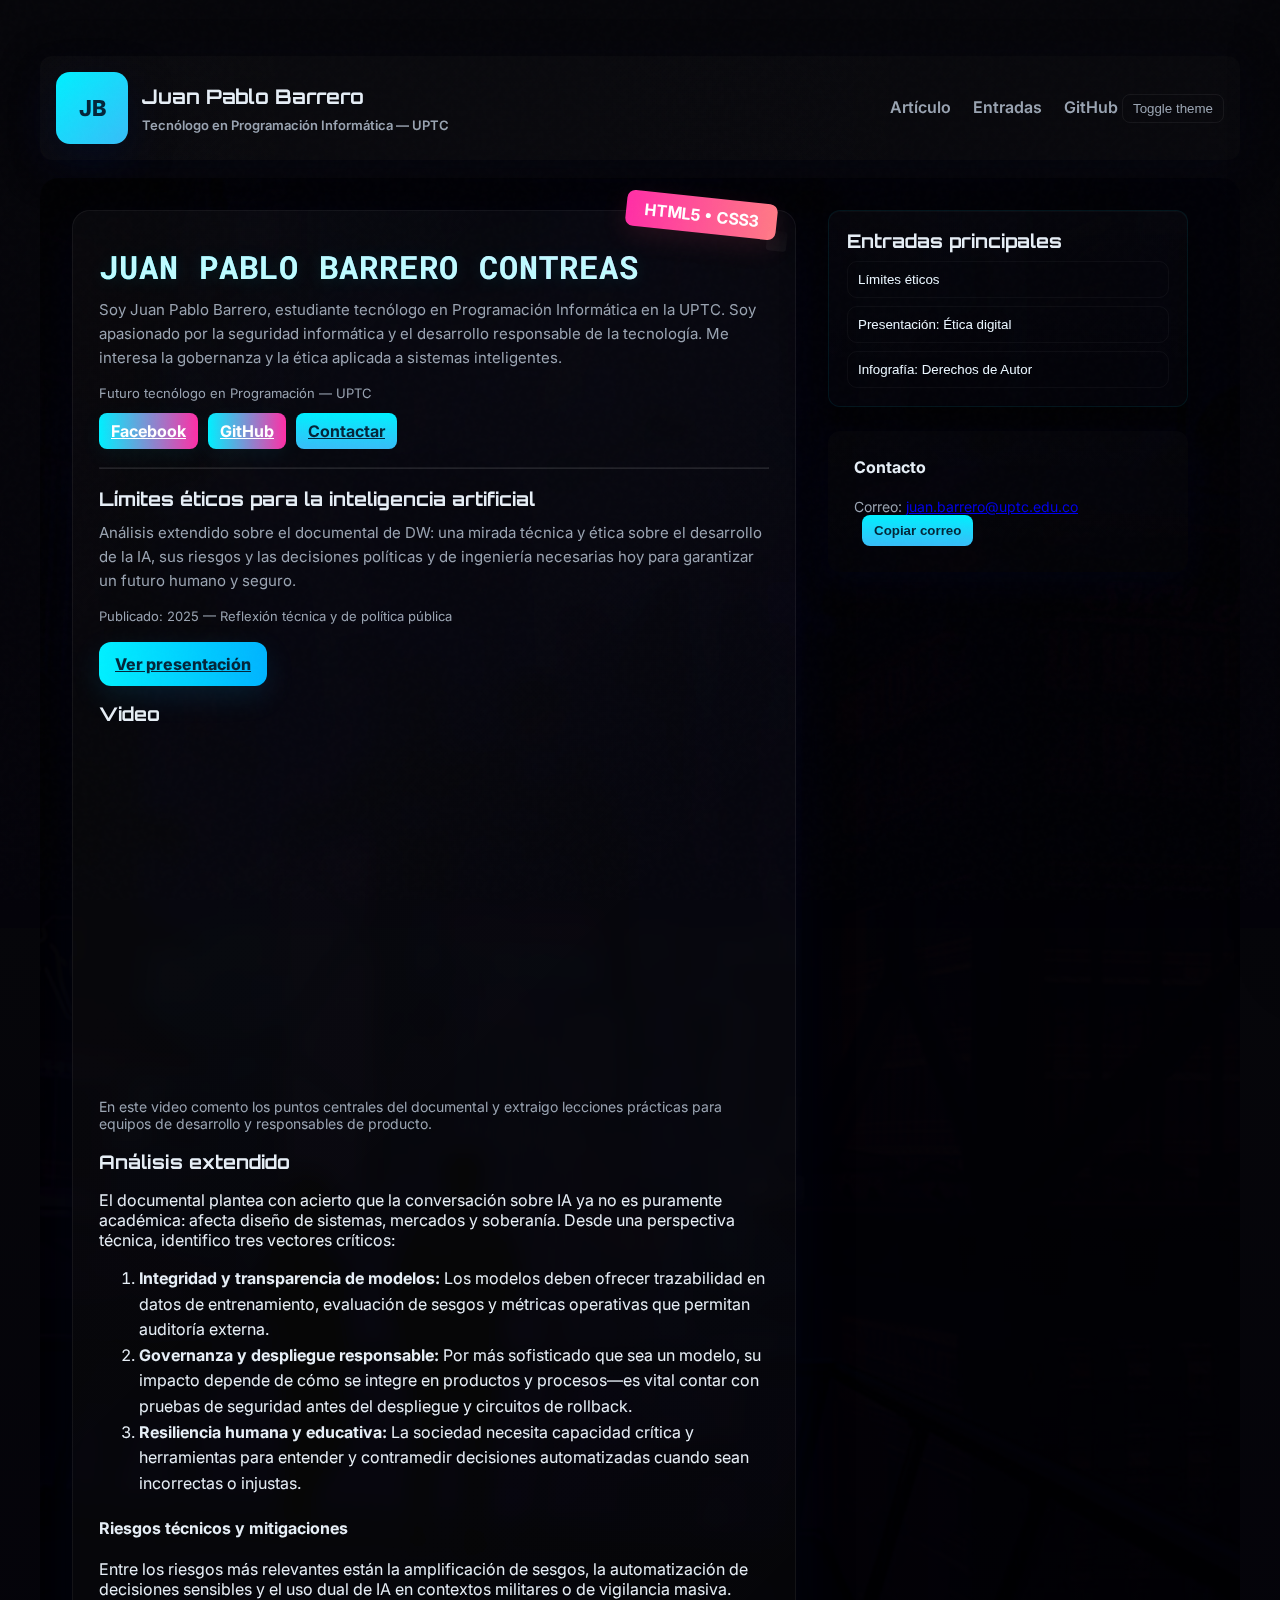
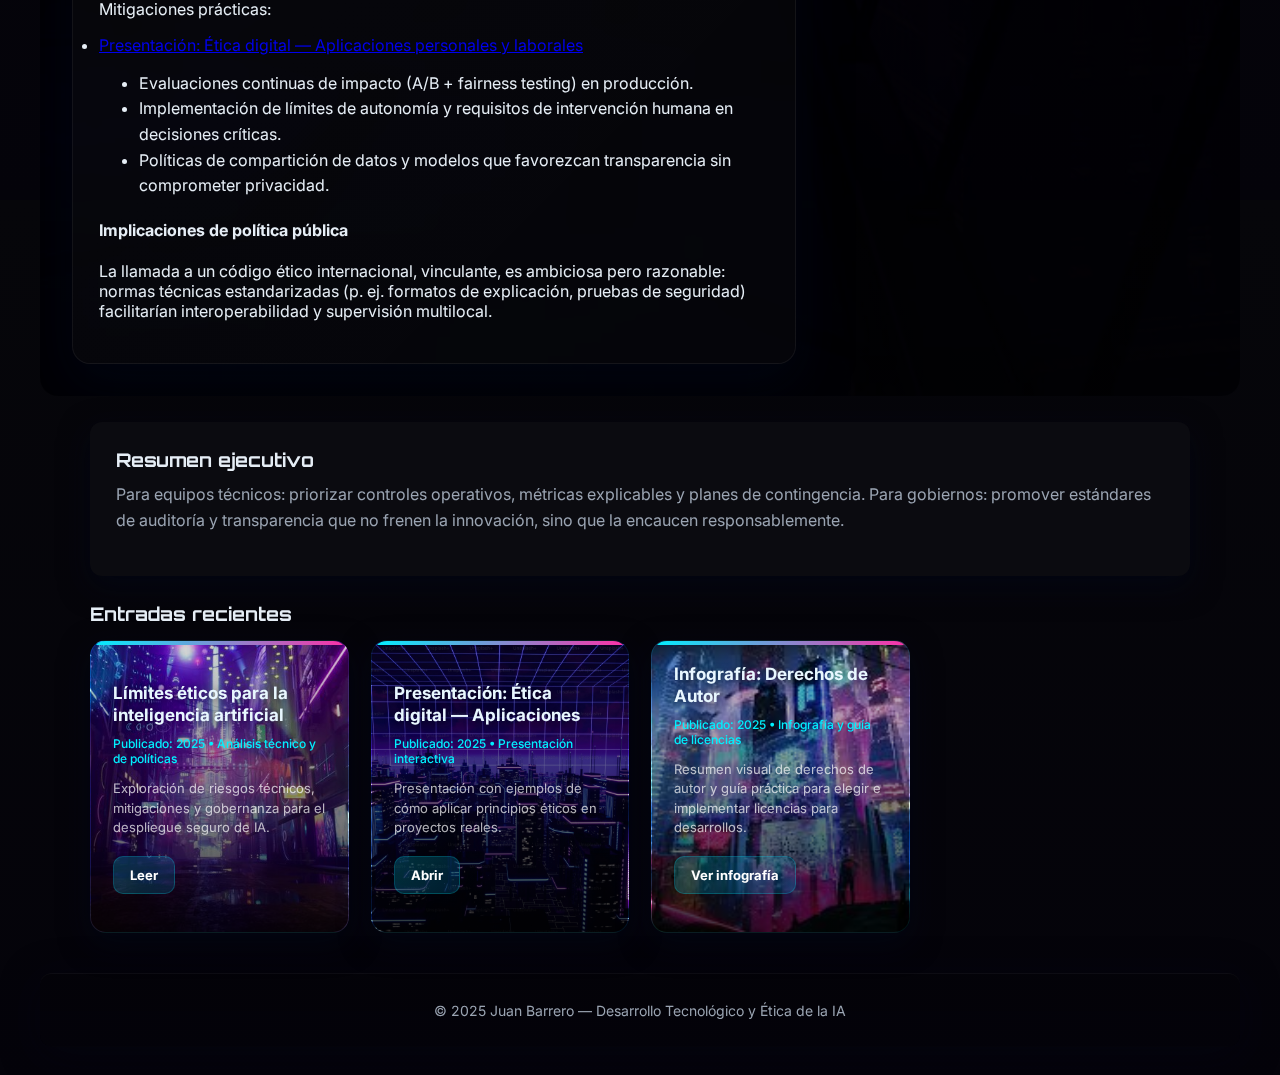
<file: index.html>
<!doctype html>
<html lang="es">
  <head>
    <meta charset="utf-8" />
    <meta name="viewport" content="width=device-width,initial-scale=1" />
    <title>Juan Barrero — Desarrollo Tecnológico y Ética de la IA</title>
    <link rel="preconnect" href="https://fonts.googleapis.com">
    <link rel="preconnect" href="https://fonts.gstatic.com" crossorigin>
    <link href="https://fonts.googleapis.com/css2?family=Inter:wght@300;400;600;700&family=Roboto+Mono:wght@400;700&family=Orbitron:wght@400;700&display=swap" rel="stylesheet">
    <link rel="stylesheet" href="assets/styles.css">
  </head>
  <body>
    <!-- Drawer trigger for mobile: clones the side-panel content into a small modal/drawer -->
    <button class="drawer-toggle" aria-expanded="false" aria-controls="mobile-drawer" title="Abrir entradas">☰</button>
    <div id="mobile-drawer" class="mobile-drawer" role="dialog" aria-hidden="true">
      <div class="drawer-content">
        <button class="drawer-close" aria-label="Cerrar panel">×</button>
        <h3>Entradas principales</h3>
        <div class="drawer-list"></div>
      </div>
    </div>
    <div class="container">
      <header class="site">
        <div class="brand">
          <div class="logo">JB</div>
          <div>
            <h1>Juan Pablo Barrero</h1>
            <div class="meta">Tecnólogo en Programación Informática — UPTC</div>
          </div>
        </div>
        <nav>
          <a href="#post-limites-eticos">Artículo</a>
          <a href="#posts">Entradas</a>
          <a href="https://github.com/juanbarrero-ux" target="_blank" rel="noopener">GitHub</a>
        </nav>
      </header>

      <main class="hero">
        <div class="hero-bg" aria-hidden="true"></div>
        <div class="glass-card content fade-in">
          <div class="badge">HTML5 • CSS3</div>
          <!-- Profile intro -->
          <h2 id="profile-name">Juan Pablo Barrero Contreas</h2>
          <p class="lead">Soy Juan Pablo Barrero, estudiante tecnólogo en Programación Informática en la UPTC. Soy apasionado por la seguridad informática y el desarrollo responsable de la tecnología. Me interesa la gobernanza y la ética aplicada a sistemas inteligentes.</p>
          <div class="meta">Futuro tecnólogo en Programación — UPTC</div>
          <div style="margin-top: 12px; display:flex; gap:10px; align-items:center">
            <a class="btn social" href="https://www.facebook.com/juan.barrero.451999" target="_blank" rel="noopener">Facebook</a>
            <a class="btn social" href="https://github.com/juanbarrero-ux" target="_blank" rel="noopener">GitHub</a>
            <a class="btn" href="mailto:juan.barrero@uptc.edu.co">Contactar</a>
          </div>
          <hr style="margin:18px 0; opacity:.12" />
          <h3 id="post-limites-eticos">Límites éticos para la inteligencia artificial</h3>
          <p class="lead">Análisis extendido sobre el documental de DW: una mirada técnica y ética sobre el desarrollo de la IA, sus riesgos y las decisiones políticas y de ingeniería necesarias hoy para garantizar un futuro humano y seguro.</p>
          <div class="meta">Publicado: 2025 — Reflexión técnica y de política pública</div>

          <section style="margin-top:18px">
              <p style="margin-top:10px"><a class="btn cta" href="posts/presentacion-etica-digital.html">Ver presentación</a></p>
            <h3>Video</h3>
            <div class="video video-frame">
              <iframe src="https://www.youtube.com/embed/sHVwwriaT6k?start=5" title="Límites éticos para la IA" style="width:100%;height:360px;border:0" allowfullscreen loading="lazy"></iframe>
            </div>
            <p style="color:var(--muted);font-size:14px;margin-top:8px">En este video comento los puntos centrales del documental y extraigo lecciones prácticas para equipos de desarrollo y responsables de producto.</p>
          </section>

          <section style="margin-top:18px">
            <h3>Análisis extendido</h3>
            <p>El documental plantea con acierto que la conversación sobre IA ya no es puramente académica: afecta diseño de sistemas, mercados y soberanía. Desde una perspectiva técnica, identifico tres vectores críticos:</p>
            <ol>
              <li><strong>Integridad y transparencia de modelos:</strong> Los modelos deben ofrecer trazabilidad en datos de entrenamiento, evaluación de sesgos y métricas operativas que permitan auditoría externa.</li>
              <li><strong>Governanza y despliegue responsable:</strong> Por más sofisticado que sea un modelo, su impacto depende de cómo se integre en productos y procesos—es vital contar con pruebas de seguridad antes del despliegue y circuitos de rollback.</li>
              <li><strong>Resiliencia humana y educativa:</strong> La sociedad necesita capacidad crítica y herramientas para entender y contramedir decisiones automatizadas cuando sean incorrectas o injustas.</li>
            </ol>

            <h4>Riesgos técnicos y mitigaciones</h4>
            <p>Entre los riesgos más relevantes están la amplificación de sesgos, la automatización de decisiones sensibles y el uso dual de IA en contextos militares o de vigilancia masiva. Mitigaciones prácticas:</p>
              <li><a href="posts/presentacion-etica-digital.html">Presentación: Ética digital — Aplicaciones personales y laborales</a></li>
            <ul>
              <li>Evaluaciones continuas de impacto (A/B + fairness testing) en producción.</li>
              <li>Implementación de límites de autonomía y requisitos de intervención humana en decisiones críticas.</li>
              <li>Políticas de compartición de datos y modelos que favorezcan transparencia sin comprometer privacidad.</li>
            </ul>

            <h4>Implicaciones de política pública</h4>
            <p>La llamada a un código ético internacional, vinculante, es ambiciosa pero razonable: normas técnicas estandarizadas (p. ej. formatos de explicación, pruebas de seguridad) facilitarían interoperabilidad y supervisión multilocal.</p>
          </section>
        </div>

        <aside style="width:360px">
          <div class="card side-panel">
            <h3 style="margin-top:0">Entradas principales</h3>
            <div class="panel-list">
              <button class="panel-item" data-target="#post-limites-eticos">Límites éticos</button>
              <button class="panel-item" data-target="posts/presentacion-etica-digital.html">Presentación: Ética digital</button>
              <button class="panel-item" data-target="posts/infografia-derechos-autor.html">Infografía: Derechos de Autor</button>
            </div>
          </div>
          <div style="height:18px"></div>
          <div class="card" style="margin-top:6px">
            <h4 style="margin-top:0">Contacto</h4>
            <p style="color:var(--muted);font-size:14px;margin:0">Correo: <a href="mailto:juan.barrero@uptc.edu.co">juan.barrero@uptc.edu.co</a> &nbsp; <button class="btn" style="margin-left:8px" data-copy-email="juan.barrero@uptc.edu.co">Copiar correo</button></p>
          </div>
        </aside>
        
      </main>

      <section style="max-width:1100px;margin:26px auto">
          <div class="card">
          <h3>Resumen ejecutivo</h3>
          <p class="lead">Para equipos técnicos: priorizar controles operativos, métricas explicables y planes de contingencia. Para gobiernos: promover estándares de auditoría y transparencia que no frenen la innovación, sino que la encaucen responsablemente.</p>
        </div>
      </section>

      <!-- Entradas profesionales -->
      <section class="posts" id="posts" style="max-width:1100px;margin:26px auto">
        <h3>Entradas recientes</h3>
        <div class="posts-grid">
          <article class="post-card card" data-img="/IMAGENES/20646dff8dd3ad17a3cc01c625bdb146.jpg">
            <div class="thumb" role="img" aria-label="miniatura"></div>
            <div class="post-overlay">
            <h4><a href="#post-limites-eticos">Límites éticos para la inteligencia artificial</a></h4>
            <p class="meta">Publicado: 2025 • Análisis técnico y de políticas</p>
            <p class="muted">Exploración de riesgos técnicos, mitigaciones y gobernanza para el despliegue seguro de IA.</p>
            <p><a class="btn" href="#post-limites-eticos">Leer</a></p>
            </div>
          </article>

          <article class="post-card card" data-img="/IMAGENES/premium_photo-1685148902854-9b9bb49fff08.jpg">
            <div class="thumb" role="img" aria-label="miniatura"></div>
            <div class="post-overlay">
            <h4><a href="posts/presentacion-etica-digital.html">Presentación: Ética digital — Aplicaciones</a></h4>
            <p class="meta">Publicado: 2025 • Presentación interactiva</p>
            <p class="muted">Presentación con ejemplos de cómo aplicar principios éticos en proyectos reales.</p>
            <p><a class="btn" href="posts/presentacion-etica-digital.html">Abrir</a></p>
            </div>
          </article>

          <article class="post-card card" data-img="/IMAGENES/images.jpg">
            <div class="thumb" role="img" aria-label="miniatura"></div>
            <div class="post-overlay">
            <h4><a href="posts/infografia-derechos-autor.html">Infografía: Derechos de Autor</a></h4>
            <p class="meta">Publicado: 2025 • Infografía y guía de licencias</p>
            <p class="muted">Resumen visual de derechos de autor y guía práctica para elegir e implementar licencias para desarrollos.</p>
            <p><a class="btn" href="posts/infografia-derechos-autor.html">Ver infografía</a></p>
            </div>
          </article>
        </div>
      </section>

      <footer class="site">
        © 2025 Juan Barrero — Desarrollo Tecnológico y Ética de la IA
      </footer>
    </div>

    <!-- / El mapa mental ha sido eliminado por petición del autor -->

    <!-- Markmap removed as requested (map not used; freed space) -->
    <script src="assets/main.js" defer></script>
  </body>
</html>
</file>
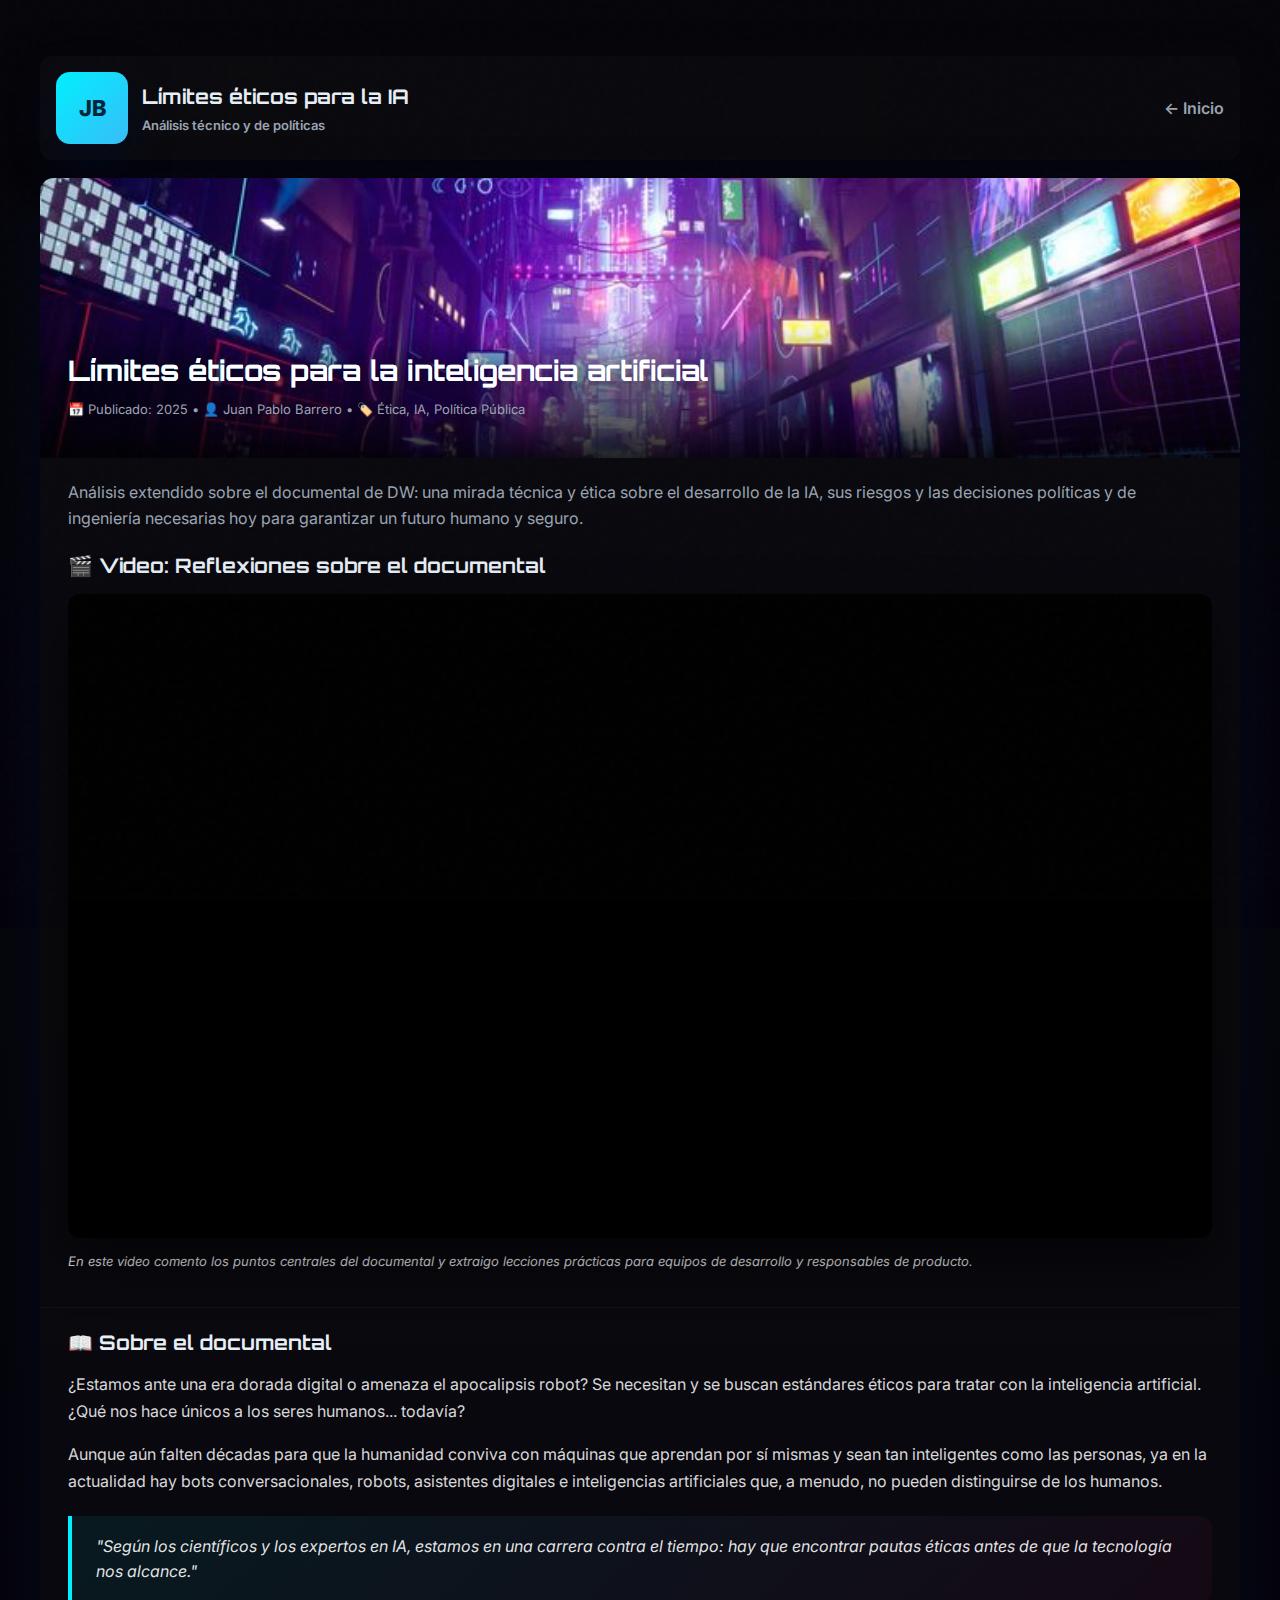
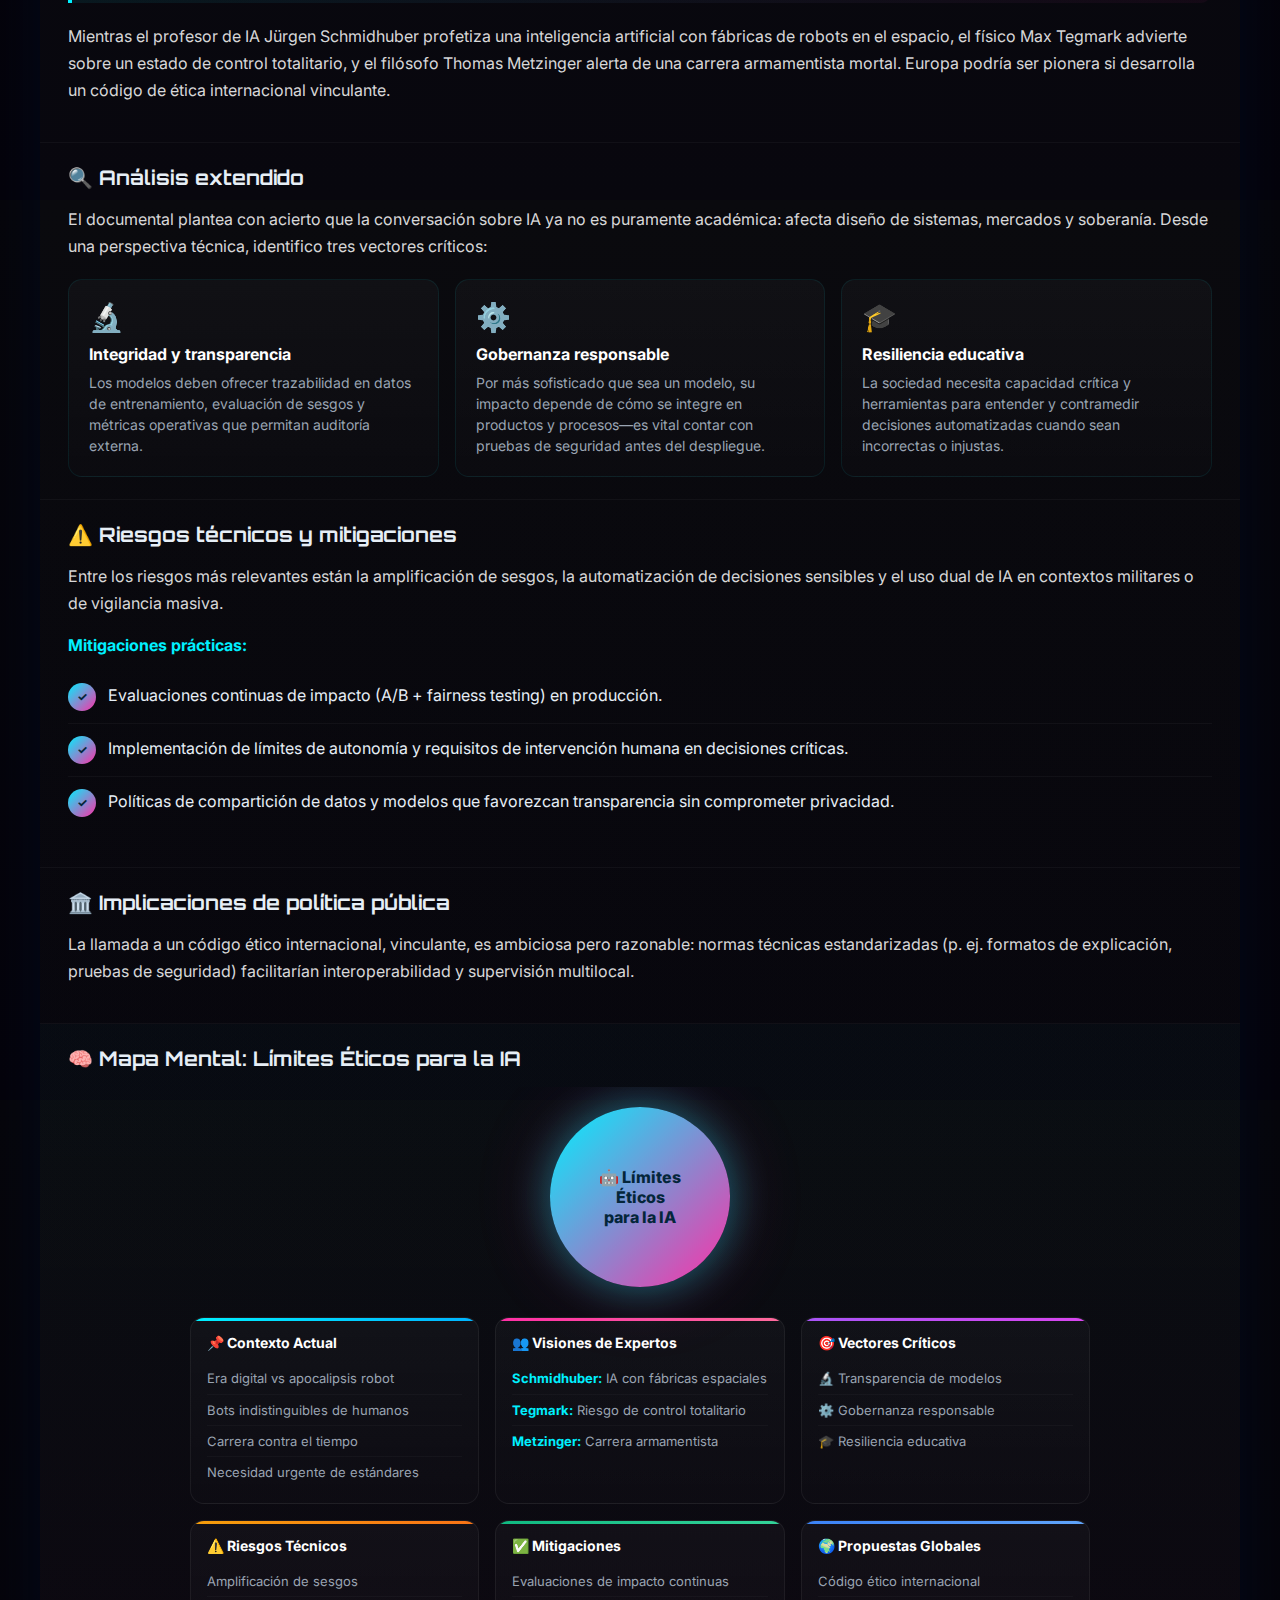
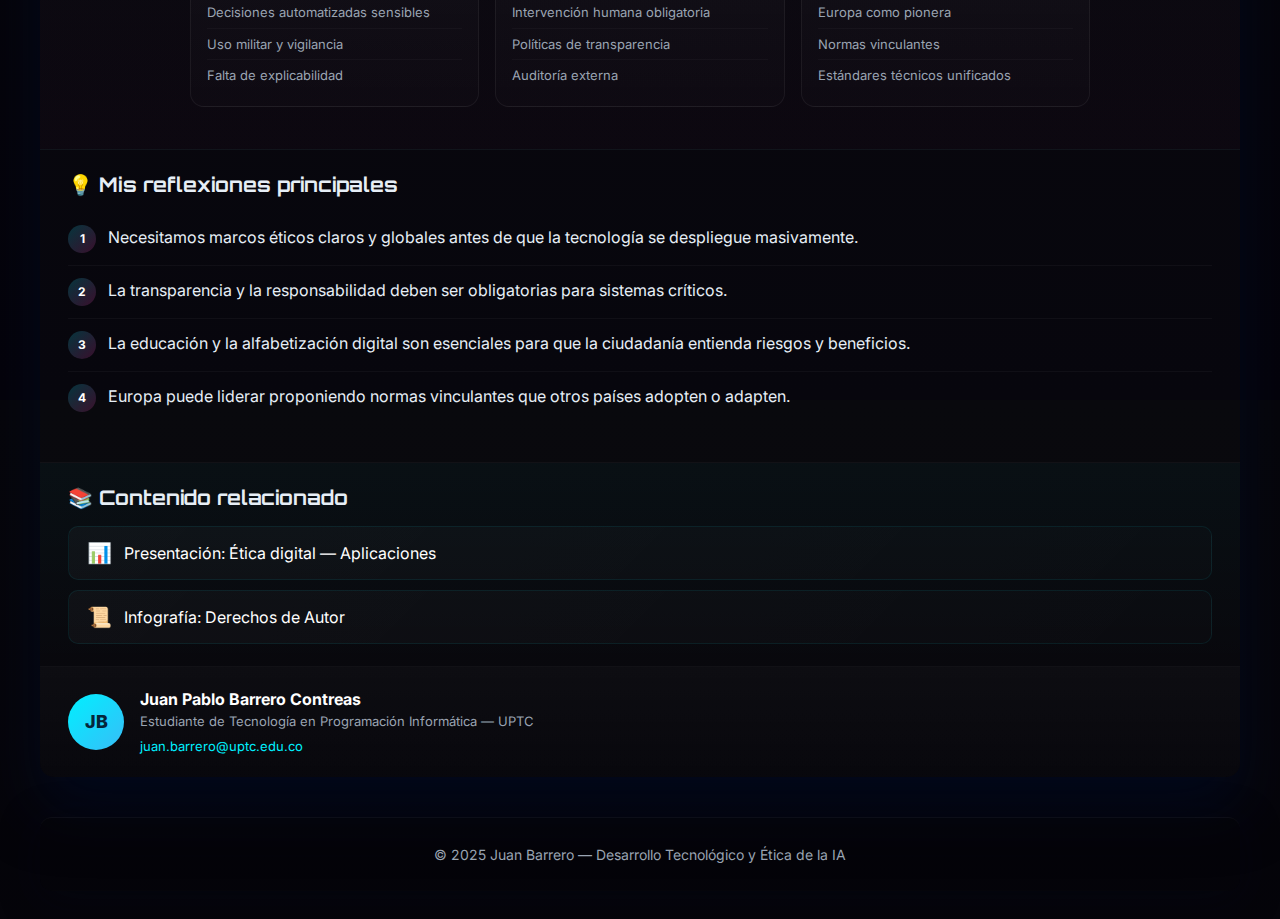
<file: posts/entrada-limites-eticos.html>
<!doctype html>
<html lang="es">
  <head>
    <meta charset="utf-8" />
    <meta name="viewport" content="width=device-width,initial-scale=1" />
    <title>Límites éticos para la IA — Juan Barrero</title>
    <link rel="preconnect" href="https://fonts.googleapis.com">
    <link rel="preconnect" href="https://fonts.gstatic.com" crossorigin>
    <link href="https://fonts.googleapis.com/css2?family=Inter:wght@300;400;600;700&family=Roboto+Mono:wght@400;700&family=Orbitron:wght@400;700&display=swap" rel="stylesheet">
    <link rel="stylesheet" href="/assets/styles.css" />
  </head>
  <body>
    <div class="container">
      <header class="site" style="margin-bottom:18px">
        <div class="brand">
          <div class="logo">JB</div>
          <div>
            <h1>Límites éticos para la IA</h1>
            <div class="meta">Análisis técnico y de políticas</div>
          </div>
        </div>
        <nav>
          <a href="/">← Inicio</a>
        </nav>
      </header>

      <main class="card page-card entry-page">
        <!-- Hero de la entrada -->
        <div class="entry-hero" style="background-image: url('/IMAGENES/20646dff8dd3ad17a3cc01c625bdb146.jpg')">
          <div class="entry-hero-overlay">
            <h2>Límites éticos para la inteligencia artificial</h2>
            <p class="entry-meta">📅 Publicado: 2025 • 👤 Juan Pablo Barrero • 🏷️ Ética, IA, Política Pública</p>
          </div>
        </div>

        <p class="lead">Análisis extendido sobre el documental de DW: una mirada técnica y ética sobre el desarrollo de la IA, sus riesgos y las decisiones políticas y de ingeniería necesarias hoy para garantizar un futuro humano y seguro.</p>

        <section class="entry-section">
          <h3>🎬 Video: Reflexiones sobre el documental</h3>
          <div class="video-container">
            <iframe src="https://www.youtube.com/embed/sHVwwriaT6k?start=5" title="Límites éticos para la IA" allowfullscreen loading="lazy"></iframe>
          </div>
          <p class="video-caption">En este video comento los puntos centrales del documental y extraigo lecciones prácticas para equipos de desarrollo y responsables de producto.</p>
        </section>

        <section class="entry-section">
          <h3>📖 Sobre el documental</h3>
          <p>¿Estamos ante una era dorada digital o amenaza el apocalipsis robot? Se necesitan y se buscan estándares éticos para tratar con la inteligencia artificial. ¿Qué nos hace únicos a los seres humanos... todavía?</p>
          <p>Aunque aún falten décadas para que la humanidad conviva con máquinas que aprendan por sí mismas y sean tan inteligentes como las personas, ya en la actualidad hay bots conversacionales, robots, asistentes digitales e inteligencias artificiales que, a menudo, no pueden distinguirse de los humanos.</p>
          <blockquote class="entry-quote">
            "Según los científicos y los expertos en IA, estamos en una carrera contra el tiempo: hay que encontrar pautas éticas antes de que la tecnología nos alcance."
          </blockquote>
          <p>Mientras el profesor de IA Jürgen Schmidhuber profetiza una inteligencia artificial con fábricas de robots en el espacio, el físico Max Tegmark advierte sobre un estado de control totalitario, y el filósofo Thomas Metzinger alerta de una carrera armamentista mortal. Europa podría ser pionera si desarrolla un código de ética internacional vinculante.</p>
        </section>

        <section class="entry-section">
          <h3>🔍 Análisis extendido</h3>
          <p>El documental plantea con acierto que la conversación sobre IA ya no es puramente académica: afecta diseño de sistemas, mercados y soberanía. Desde una perspectiva técnica, identifico tres vectores críticos:</p>
          
          <div class="analysis-cards">
            <div class="analysis-card">
              <div class="analysis-icon">🔬</div>
              <h4>Integridad y transparencia</h4>
              <p>Los modelos deben ofrecer trazabilidad en datos de entrenamiento, evaluación de sesgos y métricas operativas que permitan auditoría externa.</p>
            </div>
            <div class="analysis-card">
              <div class="analysis-icon">⚙️</div>
              <h4>Gobernanza responsable</h4>
              <p>Por más sofisticado que sea un modelo, su impacto depende de cómo se integre en productos y procesos—es vital contar con pruebas de seguridad antes del despliegue.</p>
            </div>
            <div class="analysis-card">
              <div class="analysis-icon">🎓</div>
              <h4>Resiliencia educativa</h4>
              <p>La sociedad necesita capacidad crítica y herramientas para entender y contramedir decisiones automatizadas cuando sean incorrectas o injustas.</p>
            </div>
          </div>
        </section>

        <section class="entry-section">
          <h3>⚠️ Riesgos técnicos y mitigaciones</h3>
          <p>Entre los riesgos más relevantes están la amplificación de sesgos, la automatización de decisiones sensibles y el uso dual de IA en contextos militares o de vigilancia masiva.</p>
          
          <h4>Mitigaciones prácticas:</h4>
          <ul class="styled-list">
            <li><span class="list-icon">✓</span> Evaluaciones continuas de impacto (A/B + fairness testing) en producción.</li>
            <li><span class="list-icon">✓</span> Implementación de límites de autonomía y requisitos de intervención humana en decisiones críticas.</li>
            <li><span class="list-icon">✓</span> Políticas de compartición de datos y modelos que favorezcan transparencia sin comprometer privacidad.</li>
          </ul>
        </section>

        <section class="entry-section">
          <h3>🏛️ Implicaciones de política pública</h3>
          <p>La llamada a un código ético internacional, vinculante, es ambiciosa pero razonable: normas técnicas estandarizadas (p. ej. formatos de explicación, pruebas de seguridad) facilitarían interoperabilidad y supervisión multilocal.</p>
        </section>

        <!-- Mapa Mental -->
        <section class="entry-section mindmap-section">
          <h3>🧠 Mapa Mental: Límites Éticos para la IA</h3>
          <div class="mindmap-container">
            <div class="mindmap">
              <!-- Nodo Central -->
              <div class="mindmap-center">
                <span>🤖 Límites Éticos<br>para la IA</span>
              </div>
              
              <!-- Ramas principales -->
              <div class="mindmap-branches">
                <!-- Rama 1: Contexto -->
                <div class="mindmap-branch branch-1">
                  <div class="branch-title">📌 Contexto Actual</div>
                  <ul class="branch-items">
                    <li>Era digital vs apocalipsis robot</li>
                    <li>Bots indistinguibles de humanos</li>
                    <li>Carrera contra el tiempo</li>
                    <li>Necesidad urgente de estándares</li>
                  </ul>
                </div>
                
                <!-- Rama 2: Expertos -->
                <div class="mindmap-branch branch-2">
                  <div class="branch-title">👥 Visiones de Expertos</div>
                  <ul class="branch-items">
                    <li><strong>Schmidhuber:</strong> IA con fábricas espaciales</li>
                    <li><strong>Tegmark:</strong> Riesgo de control totalitario</li>
                    <li><strong>Metzinger:</strong> Carrera armamentista</li>
                  </ul>
                </div>
                
                <!-- Rama 3: Vectores Críticos -->
                <div class="mindmap-branch branch-3">
                  <div class="branch-title">🎯 Vectores Críticos</div>
                  <ul class="branch-items">
                    <li>🔬 Transparencia de modelos</li>
                    <li>⚙️ Gobernanza responsable</li>
                    <li>🎓 Resiliencia educativa</li>
                  </ul>
                </div>
                
                <!-- Rama 4: Riesgos -->
                <div class="mindmap-branch branch-4">
                  <div class="branch-title">⚠️ Riesgos Técnicos</div>
                  <ul class="branch-items">
                    <li>Amplificación de sesgos</li>
                    <li>Decisiones automatizadas sensibles</li>
                    <li>Uso militar y vigilancia</li>
                    <li>Falta de explicabilidad</li>
                  </ul>
                </div>
                
                <!-- Rama 5: Mitigaciones -->
                <div class="mindmap-branch branch-5">
                  <div class="branch-title">✅ Mitigaciones</div>
                  <ul class="branch-items">
                    <li>Evaluaciones de impacto continuas</li>
                    <li>Intervención humana obligatoria</li>
                    <li>Políticas de transparencia</li>
                    <li>Auditoría externa</li>
                  </ul>
                </div>
                
                <!-- Rama 6: Propuestas -->
                <div class="mindmap-branch branch-6">
                  <div class="branch-title">🌍 Propuestas Globales</div>
                  <ul class="branch-items">
                    <li>Código ético internacional</li>
                    <li>Europa como pionera</li>
                    <li>Normas vinculantes</li>
                    <li>Estándares técnicos unificados</li>
                  </ul>
                </div>
              </div>
            </div>
          </div>
        </section>

        <section class="entry-section">
          <h3>💡 Mis reflexiones principales</h3>
          <ul class="styled-list reflection-list">
            <li><span class="list-icon">1</span> Necesitamos marcos éticos claros y globales antes de que la tecnología se despliegue masivamente.</li>
            <li><span class="list-icon">2</span> La transparencia y la responsabilidad deben ser obligatorias para sistemas críticos.</li>
            <li><span class="list-icon">3</span> La educación y la alfabetización digital son esenciales para que la ciudadanía entienda riesgos y beneficios.</li>
            <li><span class="list-icon">4</span> Europa puede liderar proponiendo normas vinculantes que otros países adopten o adapten.</li>
          </ul>
        </section>

        <section class="entry-section cta-section">
          <h3>📚 Contenido relacionado</h3>
          <div class="related-posts">
            <a href="presentacion-etica-digital.html" class="related-post">
              <span class="related-icon">📊</span>
              <span>Presentación: Ética digital — Aplicaciones</span>
            </a>
            <a href="infografia-derechos-autor.html" class="related-post">
              <span class="related-icon">📜</span>
              <span>Infografía: Derechos de Autor</span>
            </a>
          </div>
        </section>

        <div class="entry-author">
          <div class="author-avatar">JB</div>
          <div class="author-info">
            <strong>Juan Pablo Barrero Contreas</strong>
            <p>Estudiante de Tecnología en Programación Informática — UPTC</p>
            <a href="mailto:juan.barrero@uptc.edu.co" class="author-email">juan.barrero@uptc.edu.co</a>
          </div>
        </div>

      </main>

      <footer class="site">
        © 2025 Juan Barrero — Desarrollo Tecnológico y Ética de la IA
      </footer>
    </div>
  </body>
</html>
</file>
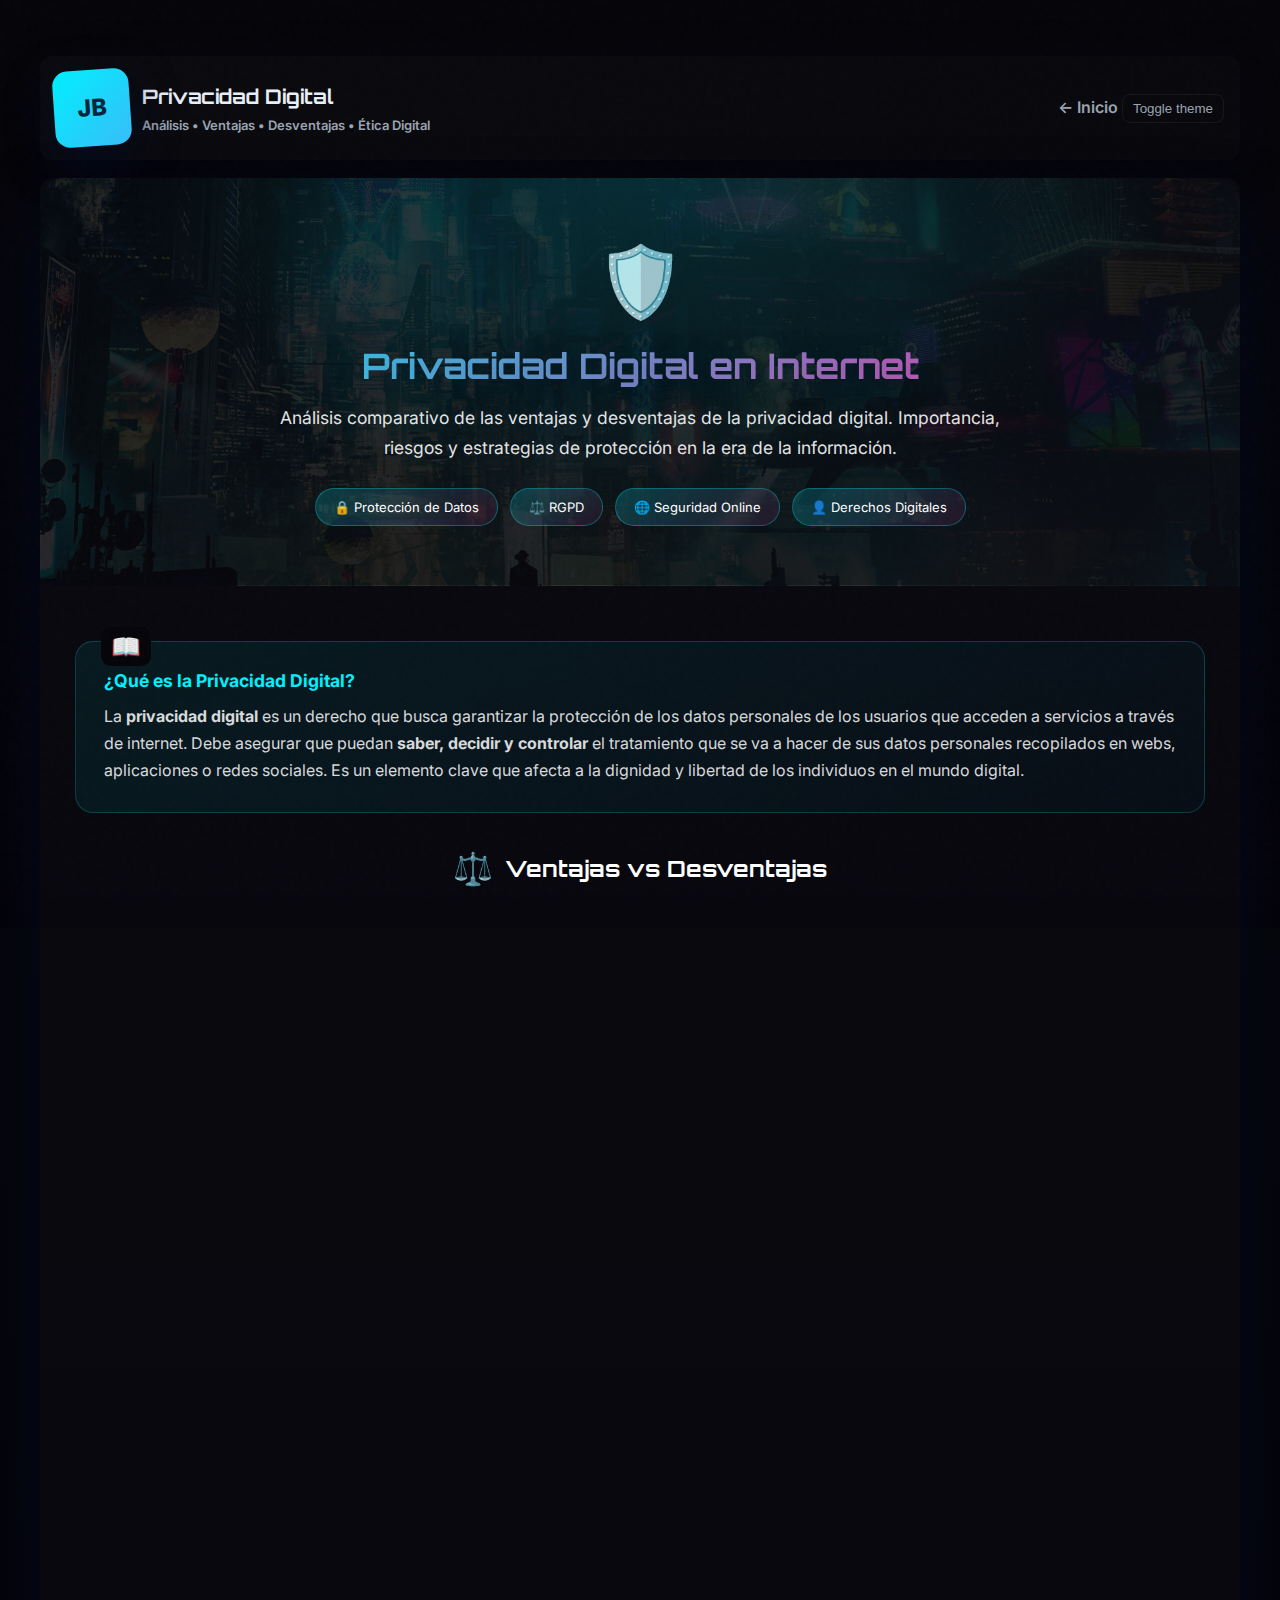
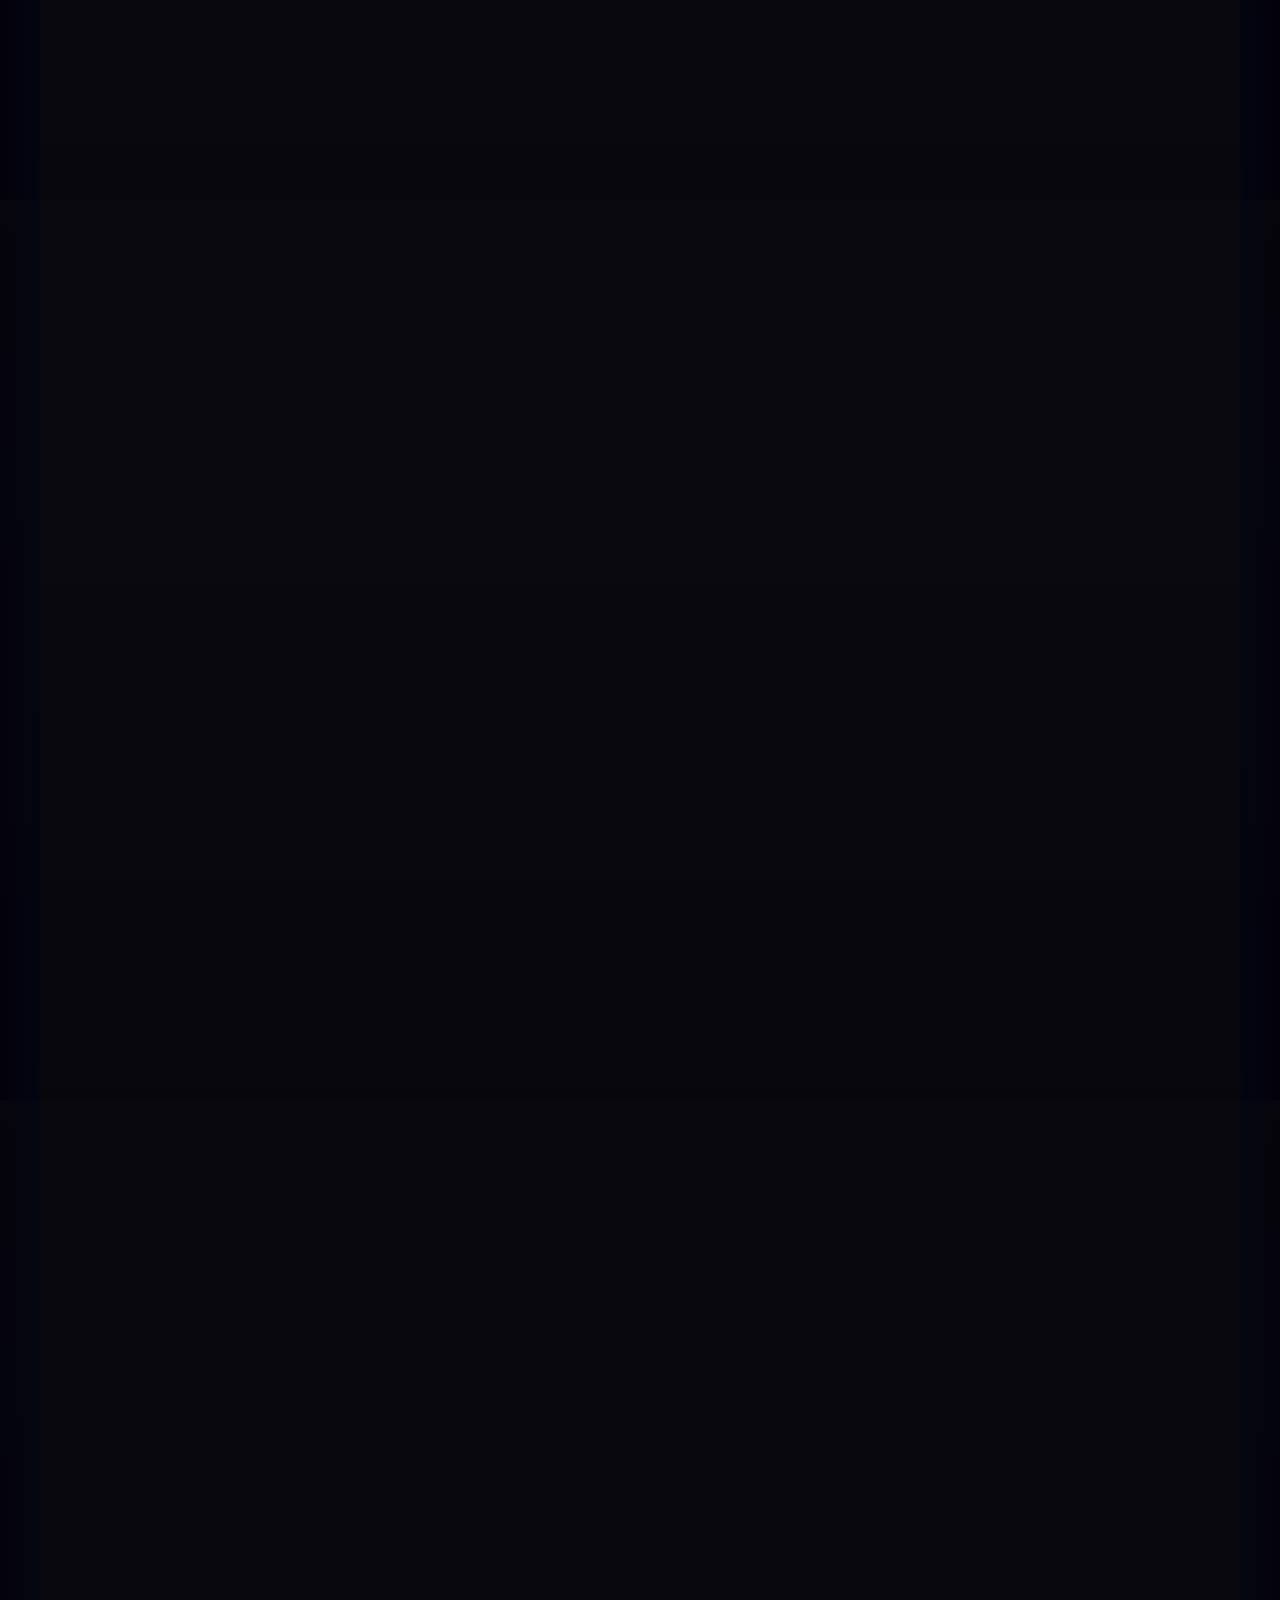
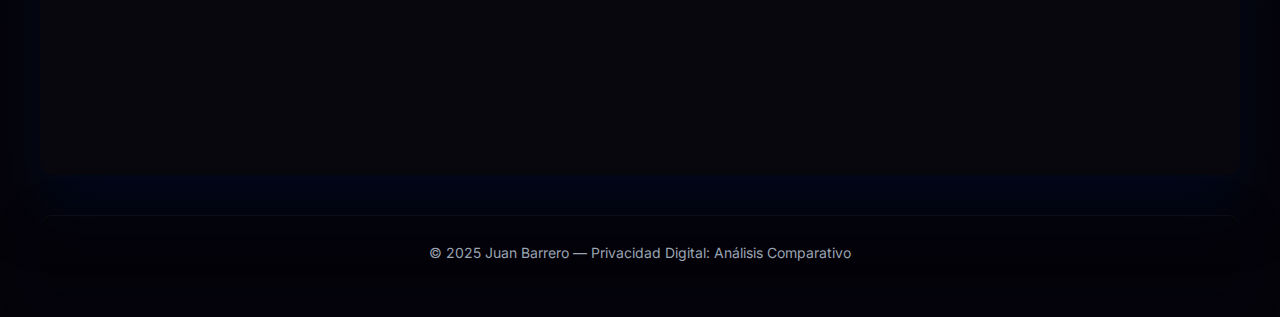
<file: posts/entrada-privacidad-digital.html>
<!doctype html>
<html lang="es">
  <head>
    <meta charset="utf-8" />
    <meta name="viewport" content="width=device-width,initial-scale=1" />
    <title>Privacidad Digital: Ventajas y Desventajas — Juan Barrero</title>
    <link rel="preconnect" href="https://fonts.googleapis.com">
    <link rel="preconnect" href="https://fonts.gstatic.com" crossorigin>
    <link href="https://fonts.googleapis.com/css2?family=Inter:wght@300;400;600;700&family=Roboto+Mono:wght@400;700&family=Orbitron:wght@400;700&display=swap" rel="stylesheet">
    <link rel="stylesheet" href="/assets/styles.css" />
    <style>
      /* Hero Section */
      .privacy-hero {
        background: linear-gradient(135deg, rgba(6,6,10,0.85), rgba(11,11,16,0.92)), url('/IMAGENES/cyberpunk-2077-futuristic-city-mpkxyamwbd740l3h.jpg');
        background-size: cover;
        background-position: center;
        padding: 60px 35px;
        border-radius: 24px 24px 0 0;
        text-align: center;
        position: relative;
        overflow: hidden;
      }
      .privacy-hero::before {
        content: '';
        position: absolute;
        top: 0;
        left: 0;
        right: 0;
        bottom: 0;
        background: radial-gradient(ellipse at top, rgba(0,240,255,0.15), transparent 60%);
        pointer-events: none;
      }
      .privacy-hero h2 {
        font-family: 'Orbitron', sans-serif;
        font-size: 2.2em;
        margin-bottom: 15px;
        background: linear-gradient(135deg, #00f0ff, #ff2fa6);
        -webkit-background-clip: text;
        -webkit-text-fill-color: transparent;
        background-clip: text;
        position: relative;
        z-index: 1;
      }
      .privacy-hero .lead {
        max-width: 750px;
        margin: 0 auto;
        color: rgba(255,255,255,0.9);
        font-size: 1.1em;
        line-height: 1.7;
        position: relative;
        z-index: 1;
      }
      .privacy-hero .icon-shield {
        font-size: 70px;
        margin-bottom: 20px;
        display: block;
        animation: float 3s ease-in-out infinite;
      }
      @keyframes float {
        0%, 100% { transform: translateY(0); }
        50% { transform: translateY(-10px); }
      }
      .hero-badges {
        display: flex;
        justify-content: center;
        gap: 12px;
        flex-wrap: wrap;
        margin-top: 25px;
        position: relative;
        z-index: 1;
      }
      .hero-badge {
        background: linear-gradient(135deg, rgba(0,240,255,0.2), rgba(255,47,166,0.1));
        border: 1px solid rgba(0,240,255,0.3);
        padding: 10px 18px;
        border-radius: 25px;
        font-size: 13px;
        color: #fff;
        display: flex;
        align-items: center;
        gap: 6px;
      }
      
      /* Content Container */
      .entry-content {
        padding: 35px;
      }
      
      /* Section Titles */
      .section-title {
        font-family: 'Orbitron', sans-serif;
        display: flex;
        align-items: center;
        gap: 12px;
        margin: 35px 0 20px;
        font-size: 1.4em;
        color: #fff;
      }
      .section-title .icon {
        font-size: 32px;
      }
      
      /* Definition Card */
      .definition-card {
        background: linear-gradient(135deg, rgba(0,240,255,0.08), rgba(0,180,255,0.04));
        border: 1px solid rgba(0,240,255,0.2);
        border-radius: 18px;
        padding: 28px;
        margin: 20px 0;
        position: relative;
      }
      .definition-card::before {
        content: '📖';
        position: absolute;
        top: -15px;
        left: 25px;
        background: var(--bg-900);
        padding: 5px 10px;
        border-radius: 10px;
        font-size: 24px;
      }
      .definition-card h4 {
        color: var(--accent);
        margin: 0 0 12px;
        font-size: 1.1em;
      }
      .definition-card p {
        color: rgba(255,255,255,0.85);
        line-height: 1.7;
        margin: 0;
      }
      
      /* Ventajas/Desventajas Grid */
      .comparison-grid {
        display: grid;
        grid-template-columns: repeat(auto-fit, minmax(320px, 1fr));
        gap: 25px;
        margin: 25px 0;
      }
      .comparison-column {
        background: linear-gradient(180deg, rgba(255,255,255,0.03), rgba(255,255,255,0.01));
        border-radius: 20px;
        overflow: hidden;
        border: 1px solid rgba(255,255,255,0.06);
      }
      .comparison-header {
        padding: 20px 24px;
        display: flex;
        align-items: center;
        gap: 12px;
      }
      .comparison-header.ventajas {
        background: linear-gradient(135deg, rgba(16,185,129,0.2), rgba(52,211,153,0.1));
        border-bottom: 2px solid rgba(16,185,129,0.4);
      }
      .comparison-header.desventajas {
        background: linear-gradient(135deg, rgba(239,68,68,0.2), rgba(248,113,113,0.1));
        border-bottom: 2px solid rgba(239,68,68,0.4);
      }
      .comparison-header .icon {
        font-size: 28px;
      }
      .comparison-header h4 {
        margin: 0;
        font-family: 'Orbitron', sans-serif;
        font-size: 1.1em;
      }
      .comparison-header.ventajas h4 { color: #10b981; }
      .comparison-header.desventajas h4 { color: #ef4444; }
      
      .comparison-list {
        padding: 20px 24px;
      }
      .comparison-item {
        display: flex;
        gap: 14px;
        padding: 16px;
        background: rgba(255,255,255,0.02);
        border-radius: 12px;
        margin-bottom: 12px;
        border: 1px solid rgba(255,255,255,0.04);
        transition: all 0.3s ease;
      }
      .comparison-item:hover {
        transform: translateX(8px);
        border-color: rgba(255,255,255,0.1);
      }
      .comparison-item:last-child { margin-bottom: 0; }
      .comparison-item .number {
        width: 32px;
        height: 32px;
        border-radius: 50%;
        display: flex;
        align-items: center;
        justify-content: center;
        font-weight: 700;
        font-size: 14px;
        flex-shrink: 0;
      }
      .ventajas .comparison-item .number {
        background: linear-gradient(135deg, #10b981, #059669);
        color: #fff;
      }
      .desventajas .comparison-item .number {
        background: linear-gradient(135deg, #ef4444, #dc2626);
        color: #fff;
      }
      .comparison-item .text h5 {
        color: #fff;
        margin: 0 0 6px;
        font-size: 1em;
      }
      .comparison-item .text p {
        color: var(--muted);
        font-size: 13px;
        line-height: 1.6;
        margin: 0;
      }
      
      /* Análisis Comparativo */
      .analysis-section {
        background: linear-gradient(135deg, rgba(168,85,247,0.08), rgba(139,92,246,0.04));
        border: 1px solid rgba(168,85,247,0.2);
        border-radius: 20px;
        padding: 30px;
        margin: 30px 0;
      }
      .analysis-section h3 {
        font-family: 'Orbitron', sans-serif;
        color: #a855f7;
        margin: 0 0 20px;
        display: flex;
        align-items: center;
        gap: 12px;
      }
      .analysis-table {
        width: 100%;
        border-collapse: separate;
        border-spacing: 0;
        overflow: hidden;
        border-radius: 14px;
      }
      .analysis-table thead th {
        background: rgba(168,85,247,0.2);
        padding: 16px;
        text-align: left;
        font-family: 'Orbitron', sans-serif;
        font-size: 13px;
        color: #d8b4fe;
        border-bottom: 2px solid rgba(168,85,247,0.3);
      }
      .analysis-table tbody td {
        padding: 16px;
        background: rgba(255,255,255,0.02);
        color: rgba(255,255,255,0.85);
        font-size: 14px;
        line-height: 1.6;
        border-bottom: 1px solid rgba(255,255,255,0.04);
      }
      .analysis-table tbody tr:last-child td { border-bottom: none; }
      .analysis-table tbody tr:hover td {
        background: rgba(168,85,247,0.08);
      }
      .analysis-table .aspect {
        font-weight: 600;
        color: #c4b5fd;
      }
      .analysis-table .ventaja { color: #34d399; }
      .analysis-table .desventaja { color: #f87171; }
      
      /* Problemas de Privacidad */
      .problems-grid {
        display: grid;
        grid-template-columns: repeat(auto-fit, minmax(200px, 1fr));
        gap: 16px;
        margin: 20px 0;
      }
      .problem-card {
        background: linear-gradient(180deg, rgba(255,255,255,0.03), rgba(255,255,255,0.01));
        border: 1px solid rgba(255,255,255,0.06);
        border-radius: 14px;
        padding: 20px;
        text-align: center;
        transition: all 0.3s ease;
        cursor: default;
      }
      .problem-card:hover {
        transform: translateY(-5px);
        border-color: rgba(239,68,68,0.3);
        box-shadow: 0 15px 30px rgba(0,0,0,0.3);
      }
      .problem-card .icon {
        font-size: 36px;
        margin-bottom: 12px;
        display: block;
      }
      .problem-card h5 {
        color: #fff;
        margin: 0 0 8px;
        font-size: 0.95em;
      }
      .problem-card p {
        color: var(--muted);
        font-size: 12px;
        line-height: 1.5;
        margin: 0;
      }
      
      /* Tips Section */
      .tips-section {
        background: linear-gradient(135deg, rgba(59,130,246,0.08), rgba(37,99,235,0.04));
        border: 1px solid rgba(59,130,246,0.2);
        border-radius: 18px;
        padding: 28px;
        margin: 25px 0;
      }
      .tips-section h4 {
        color: #3b82f6;
        margin: 0 0 20px;
        display: flex;
        align-items: center;
        gap: 10px;
        font-family: 'Orbitron', sans-serif;
      }
      .tips-grid {
        display: grid;
        grid-template-columns: repeat(auto-fit, minmax(250px, 1fr));
        gap: 16px;
      }
      .tip-item {
        display: flex;
        gap: 12px;
        padding: 16px;
        background: rgba(59,130,246,0.08);
        border-radius: 12px;
        border: 1px solid rgba(59,130,246,0.15);
      }
      .tip-item .icon {
        font-size: 24px;
        flex-shrink: 0;
      }
      .tip-item p {
        color: rgba(255,255,255,0.85);
        font-size: 14px;
        line-height: 1.6;
        margin: 0;
      }
      
      /* Interactive Chart */
      .chart-container {
        background: linear-gradient(180deg, rgba(255,255,255,0.02), rgba(255,255,255,0.01));
        border: 1px solid rgba(0,240,255,0.1);
        border-radius: 18px;
        padding: 25px;
        margin: 25px 0;
      }
      .chart-container h4 {
        text-align: center;
        color: #fff;
        margin: 0 0 25px;
        font-family: 'Orbitron', sans-serif;
      }
      .bar-chart {
        display: flex;
        flex-direction: column;
        gap: 16px;
      }
      .bar-item {
        display: grid;
        grid-template-columns: 140px 1fr 60px;
        gap: 15px;
        align-items: center;
      }
      .bar-label {
        color: rgba(255,255,255,0.8);
        font-size: 13px;
        text-align: right;
      }
      .bar-track {
        height: 28px;
        background: rgba(255,255,255,0.05);
        border-radius: 14px;
        overflow: hidden;
        position: relative;
      }
      .bar-fill {
        height: 100%;
        border-radius: 14px;
        transition: width 1s ease-out;
        display: flex;
        align-items: center;
        justify-content: flex-end;
        padding-right: 12px;
      }
      .bar-fill.positive { background: linear-gradient(90deg, #10b981, #34d399); }
      .bar-fill.negative { background: linear-gradient(90deg, #ef4444, #f87171); }
      .bar-fill.neutral { background: linear-gradient(90deg, #3b82f6, #60a5fa); }
      .bar-value {
        font-weight: 700;
        font-size: 13px;
        color: rgba(255,255,255,0.9);
      }
      
      /* Source Citation */
      .source-citation {
        background: rgba(255,255,255,0.02);
        border-left: 4px solid var(--accent);
        padding: 16px 20px;
        border-radius: 0 12px 12px 0;
        margin: 25px 0;
      }
      .source-citation p {
        color: var(--muted);
        font-size: 13px;
        margin: 0;
      }
      .source-citation a {
        color: var(--accent);
        text-decoration: none;
      }
      .source-citation a:hover { text-decoration: underline; }
      
      /* Author Card */
      .author-card {
        display: flex;
        align-items: center;
        gap: 20px;
        background: linear-gradient(135deg, rgba(255,47,166,0.05), rgba(0,240,255,0.05));
        border: 1px solid rgba(255,255,255,0.06);
        border-radius: 18px;
        padding: 24px;
        margin-top: 30px;
      }
      .author-avatar {
        width: 75px;
        height: 75px;
        border-radius: 50%;
        background: linear-gradient(135deg, var(--accent), var(--accent-2));
        display: flex;
        align-items: center;
        justify-content: center;
        font-weight: 800;
        font-size: 26px;
        color: #04263a;
        flex-shrink: 0;
      }
      .author-info h4 {
        color: #fff;
        margin: 0 0 6px;
        font-size: 1.1em;
      }
      .author-info p {
        color: var(--muted);
        margin: 4px 0;
        font-size: 14px;
      }
      .author-info a { color: var(--accent); }
      
      /* Scroll animations */
      .fade-in {
        opacity: 0;
        transform: translateY(20px);
        transition: all 0.6s ease-out;
      }
      .fade-in.visible {
        opacity: 1;
        transform: translateY(0);
      }
    </style>
  </head>
  <body>
    <div class="container">
      <header class="site" style="margin-bottom:18px">
        <div class="brand">
          <div class="logo">JB</div>
          <div>
            <h1>Privacidad Digital</h1>
            <div class="meta">Análisis • Ventajas • Desventajas • Ética Digital</div>
          </div>
        </div>
        <nav>
          <a href="/">← Inicio</a>
        </nav>
      </header>

      <main class="card page-card" style="padding:0;overflow:hidden">
        
        <!-- Hero Section -->
        <div class="privacy-hero">
          <span class="icon-shield">🛡️</span>
          <h2>Privacidad Digital en Internet</h2>
          <p class="lead">
            Análisis comparativo de las ventajas y desventajas de la privacidad digital. 
            Importancia, riesgos y estrategias de protección en la era de la información.
          </p>
          <div class="hero-badges">
            <span class="hero-badge">🔒 Protección de Datos</span>
            <span class="hero-badge">⚖️ RGPD</span>
            <span class="hero-badge">🌐 Seguridad Online</span>
            <span class="hero-badge">👤 Derechos Digitales</span>
          </div>
        </div>

        <div class="entry-content">
          
          <!-- Definición -->
          <div class="definition-card fade-in">
            <h4>¿Qué es la Privacidad Digital?</h4>
            <p>
              La <strong>privacidad digital</strong> es un derecho que busca garantizar la protección de los datos personales 
              de los usuarios que acceden a servicios a través de internet. Debe asegurar que puedan <strong>saber, decidir 
              y controlar</strong> el tratamiento que se va a hacer de sus datos personales recopilados en webs, aplicaciones 
              o redes sociales. Es un elemento clave que afecta a la dignidad y libertad de los individuos en el mundo digital.
            </p>
          </div>

          <!-- Ventajas y Desventajas Grid -->
          <h3 class="section-title fade-in">
            <span class="icon">⚖️</span> Ventajas vs Desventajas
          </h3>
          
          <div class="comparison-grid">
            <!-- Ventajas -->
            <div class="comparison-column ventajas fade-in">
              <div class="comparison-header ventajas">
                <span class="icon">✅</span>
                <h4>Ventajas de la Privacidad Digital</h4>
              </div>
              <div class="comparison-list">
                <div class="comparison-item">
                  <div class="number">1</div>
                  <div class="text">
                    <h5>Cumplimiento Legal</h5>
                    <p>Respetar las obligaciones legales con respecto a la protección de datos personales (RGPD, directivas europeas).</p>
                  </div>
                </div>
                <div class="comparison-item">
                  <div class="number">2</div>
                  <div class="text">
                    <h5>Confianza del Usuario</h5>
                    <p>Aumentar la confianza de equipos, clientes y proveedores al garantizar el respeto de sus derechos y libertades.</p>
                  </div>
                </div>
                <div class="comparison-item">
                  <div class="number">3</div>
                  <div class="text">
                    <h5>Competitividad</h5>
                    <p>Incrementar la competitividad de servicios y procesos internos, convirtiéndose en un factor diferencial.</p>
                  </div>
                </div>
                <div class="comparison-item">
                  <div class="number">4</div>
                  <div class="text">
                    <h5>Seguridad de Datos</h5>
                    <p>Garantizar la integridad, confidencialidad y disponibilidad de los datos evitando brechas de seguridad.</p>
                  </div>
                </div>
              </div>
            </div>
            
            <!-- Desventajas -->
            <div class="comparison-column desventajas fade-in">
              <div class="comparison-header desventajas">
                <span class="icon">⚠️</span>
                <h4>Desventajas (Sin Estrategia)</h4>
              </div>
              <div class="comparison-list">
                <div class="comparison-item">
                  <div class="number">1</div>
                  <div class="text">
                    <h5>Consecuencias Legales</h5>
                    <p>Responsabilidad penal, civil y laboral por incumplimiento de normativas de protección de datos.</p>
                  </div>
                </div>
                <div class="comparison-item">
                  <div class="number">2</div>
                  <div class="text">
                    <h5>Sanciones Económicas</h5>
                    <p>Multas muy cuantiosas por violación de RGPD (hasta 20M€ o 4% de facturación global).</p>
                  </div>
                </div>
                <div class="comparison-item">
                  <div class="number">3</div>
                  <div class="text">
                    <h5>Ciberataques</h5>
                    <p>Peligro de ataques si los datos personales son vulnerables: phishing, ransomware, robo de identidad.</p>
                  </div>
                </div>
                <div class="comparison-item">
                  <div class="number">4</div>
                  <div class="text">
                    <h5>Daño Reputacional</h5>
                    <p>Impacto severo en la imagen, visibilidad y credibilidad del proyecto, comprometiendo su continuidad.</p>
                  </div>
                </div>
              </div>
            </div>
          </div>

          <!-- Análisis Comparativo -->
          <div class="analysis-section fade-in">
            <h3><span style="font-size:28px">📊</span> Análisis Comparativo</h3>
            <table class="analysis-table">
              <thead>
                <tr>
                  <th>Aspecto</th>
                  <th>Con Estrategia de Privacidad</th>
                  <th>Sin Estrategia de Privacidad</th>
                </tr>
              </thead>
              <tbody>
                <tr>
                  <td class="aspect">Marco Legal</td>
                  <td class="ventaja">✓ Cumplimiento RGPD y directivas</td>
                  <td class="desventaja">✗ Sanciones hasta 20M€</td>
                </tr>
                <tr>
                  <td class="aspect">Reputación</td>
                  <td class="ventaja">✓ Confianza y credibilidad</td>
                  <td class="desventaja">✗ Daño severo a la imagen</td>
                </tr>
                <tr>
                  <td class="aspect">Seguridad</td>
                  <td class="ventaja">✓ Protección contra ciberataques</td>
                  <td class="desventaja">✗ Vulnerabilidad a hackers</td>
                </tr>
                <tr>
                  <td class="aspect">Competitividad</td>
                  <td class="ventaja">✓ Factor diferencial positivo</td>
                  <td class="desventaja">✗ Pérdida de clientes</td>
                </tr>
                <tr>
                  <td class="aspect">Operativa</td>
                  <td class="ventaja">✓ Gestión documental eficiente</td>
                  <td class="desventaja">✗ Fallos y errores humanos</td>
                </tr>
                <tr>
                  <td class="aspect">Continuidad</td>
                  <td class="ventaja">✓ Sostenibilidad del proyecto</td>
                  <td class="desventaja">✗ Riesgo de cierre</td>
                </tr>
              </tbody>
            </table>
          </div>

          <!-- Gráfico de Barras -->
          <div class="chart-container fade-in">
            <h4>📈 Impacto de la Privacidad Digital</h4>
            <div class="bar-chart">
              <div class="bar-item">
                <span class="bar-label">Confianza Usuario</span>
                <div class="bar-track">
                  <div class="bar-fill positive" style="width: 92%"></div>
                </div>
                <span class="bar-value">+92%</span>
              </div>
              <div class="bar-item">
                <span class="bar-label">Competitividad</span>
                <div class="bar-track">
                  <div class="bar-fill positive" style="width: 78%"></div>
                </div>
                <span class="bar-value">+78%</span>
              </div>
              <div class="bar-item">
                <span class="bar-label">Riesgo Legal (sin)</span>
                <div class="bar-track">
                  <div class="bar-fill negative" style="width: 85%"></div>
                </div>
                <span class="bar-value">85%</span>
              </div>
              <div class="bar-item">
                <span class="bar-label">Ciberataques (sin)</span>
                <div class="bar-track">
                  <div class="bar-fill negative" style="width: 73%"></div>
                </div>
                <span class="bar-value">73%</span>
              </div>
              <div class="bar-item">
                <span class="bar-label">Inversión Requerida</span>
                <div class="bar-track">
                  <div class="bar-fill neutral" style="width: 45%"></div>
                </div>
                <span class="bar-value">45%</span>
              </div>
            </div>
          </div>

          <!-- Problemas de Privacidad -->
          <h3 class="section-title fade-in">
            <span class="icon">🚨</span> Principales Amenazas
          </h3>
          
          <div class="problems-grid fade-in">
            <div class="problem-card">
              <span class="icon">👊</span>
              <h5>Ciberbullying</h5>
              <p>Acoso consciente y repetitivo por medios digitales</p>
            </div>
            <div class="problem-card">
              <span class="icon">🎭</span>
              <h5>Phishing</h5>
              <p>Suplantación de identidad para obtener datos</p>
            </div>
            <div class="problem-card">
              <span class="icon">📍</span>
              <h5>Stalking</h5>
              <p>Rastreo y geolocalización no autorizada</p>
            </div>
            <div class="problem-card">
              <span class="icon">📧</span>
              <h5>Spam</h5>
              <p>Invasión digital para estafas</p>
            </div>
            <div class="problem-card">
              <span class="icon">🔓</span>
              <h5>Robo de IP</h5>
              <p>Robo de propiedad intelectual</p>
            </div>
            <div class="problem-card">
              <span class="icon">👤</span>
              <h5>Usurpación</h5>
              <p>Robo y uso de identidad</p>
            </div>
          </div>

          <!-- Tips de Protección -->
          <div class="tips-section fade-in">
            <h4>🔐 Cómo Proteger tu Privacidad</h4>
            <div class="tips-grid">
              <div class="tip-item">
                <span class="icon">🌐</span>
                <p><strong>Usa VPN:</strong> Red privada virtual que cifra tu conexión manteniendo tu anonimato.</p>
              </div>
              <div class="tip-item">
                <span class="icon">🔑</span>
                <p><strong>Contraseñas seguras:</strong> Usa combinaciones complejas y autenticación de dos factores.</p>
              </div>
              <div class="tip-item">
                <span class="icon">📡</span>
                <p><strong>WiFi privado:</strong> Mantén tu red protegida para evitar accesos no autorizados.</p>
              </div>
              <div class="tip-item">
                <span class="icon">🔄</span>
                <p><strong>Actualizaciones:</strong> Mantén sistema operativo y software actualizados.</p>
              </div>
              <div class="tip-item">
                <span class="icon">🕵️</span>
                <p><strong>Modo incógnito:</strong> Navega de forma privada para reducir rastreo.</p>
              </div>
              <div class="tip-item">
                <span class="icon">📍</span>
                <p><strong>Geolocalización:</strong> Desactívala cuando no sea necesaria.</p>
              </div>
            </div>
          </div>

          <!-- Fuente -->
          <div class="source-citation fade-in">
            <p>
              📚 <strong>Fuente:</strong> Basado en la lectura 
              <a href="https://smowl.net/es/blog/privacidad-digital/" target="_blank">
                "Privacidad digital: importancia, ventajas y desventajas"
              </a> — Smowltech (2023)
            </p>
          </div>

          <!-- Autor -->
          <div class="author-card fade-in">
            <div class="author-avatar">JB</div>
            <div class="author-info">
              <h4>Juan Pablo Barrero Contreras</h4>
              <p>Estudiante de Tecnología en Programación de Sistemas Informáticos — UPTC</p>
              <p>📧 <a href="mailto:juan.barrero@uptc.edu.co">juan.barrero@uptc.edu.co</a></p>
            </div>
          </div>

        </div>
      </main>

      <footer class="site">
        © 2025 Juan Barrero — Privacidad Digital: Análisis Comparativo
      </footer>
    </div>
    
    <script>
      // Scroll animation for fade-in elements
      const observerOptions = {
        threshold: 0.1,
        rootMargin: '0px 0px -50px 0px'
      };
      
      const observer = new IntersectionObserver((entries) => {
        entries.forEach(entry => {
          if (entry.isIntersecting) {
            entry.target.classList.add('visible');
          }
        });
      }, observerOptions);
      
      document.querySelectorAll('.fade-in').forEach(el => observer.observe(el));
      
      // Animate bars on load
      window.addEventListener('load', () => {
        document.querySelectorAll('.bar-fill').forEach(bar => {
          const width = bar.style.width;
          bar.style.width = '0%';
          setTimeout(() => {
            bar.style.width = width;
          }, 500);
        });
      });
    </script>
    
    <script src="/assets/main.js" defer></script>
  </body>
</html>
</file>
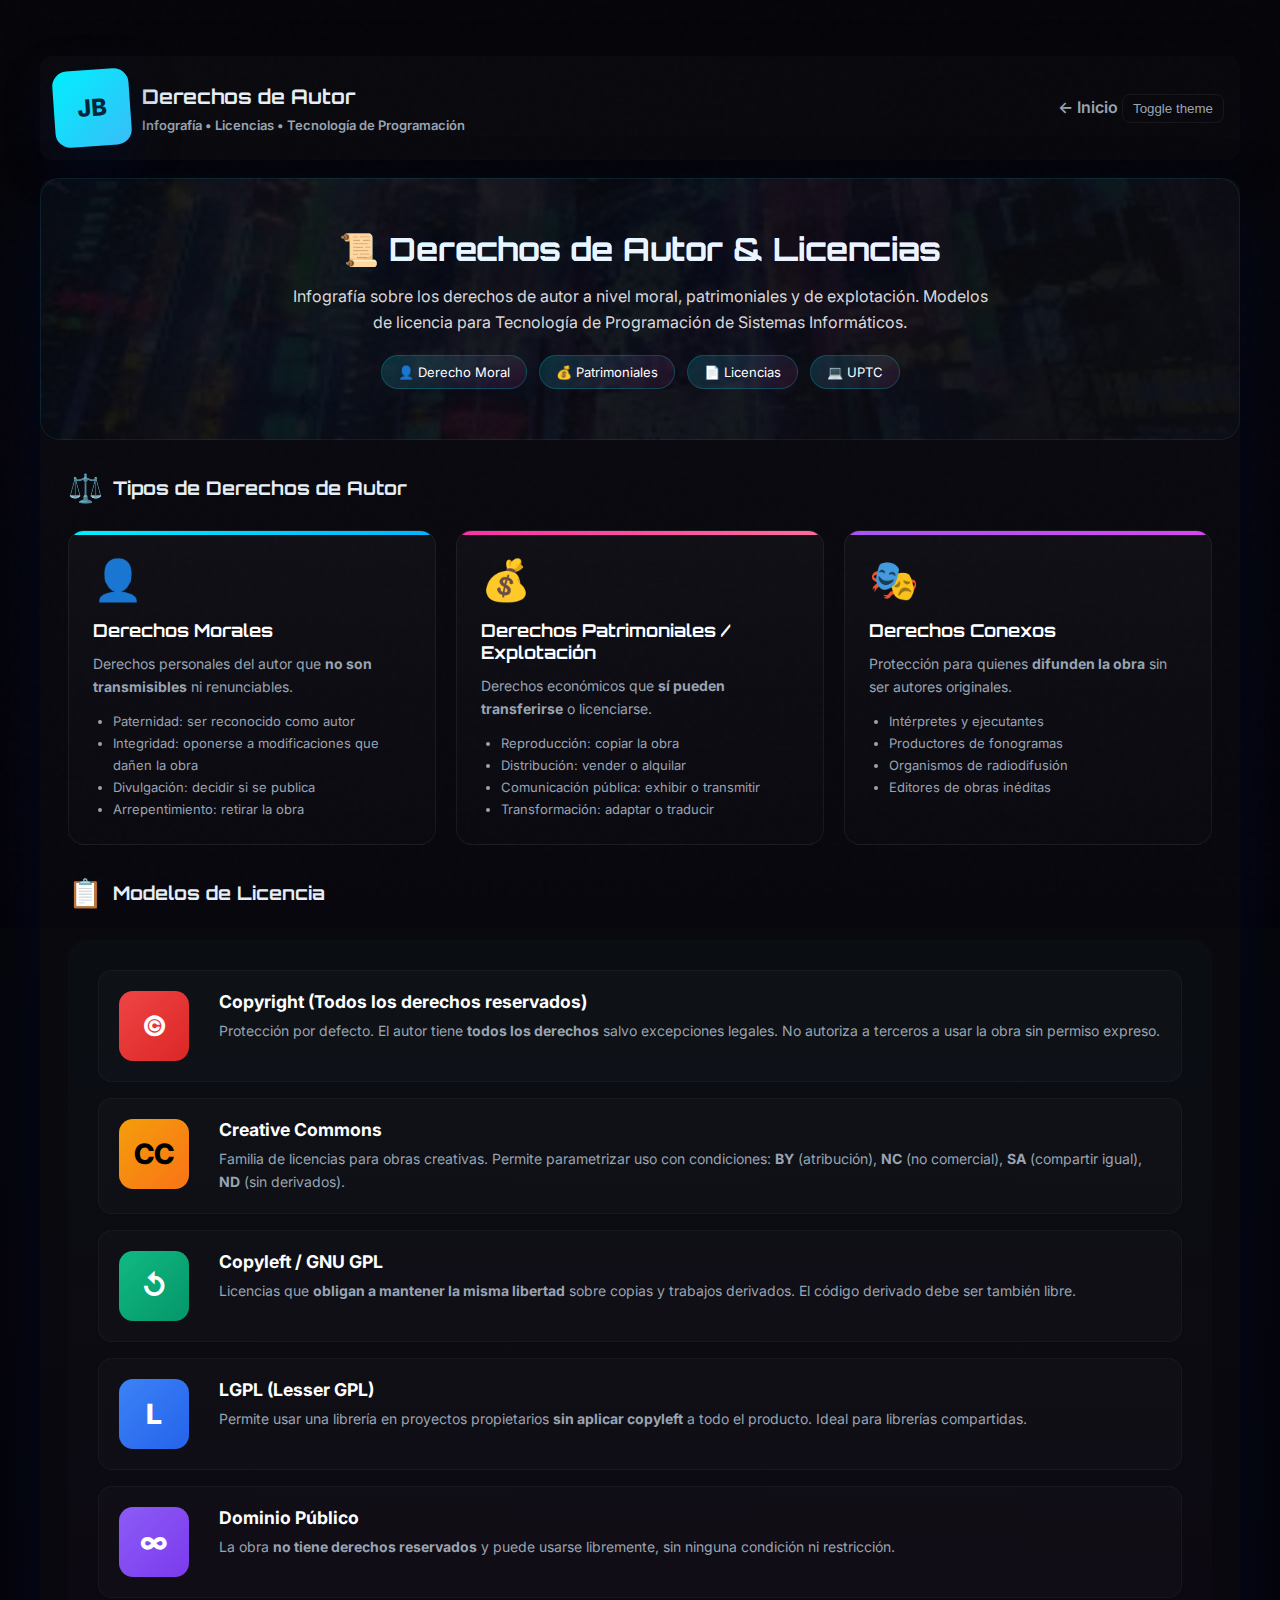
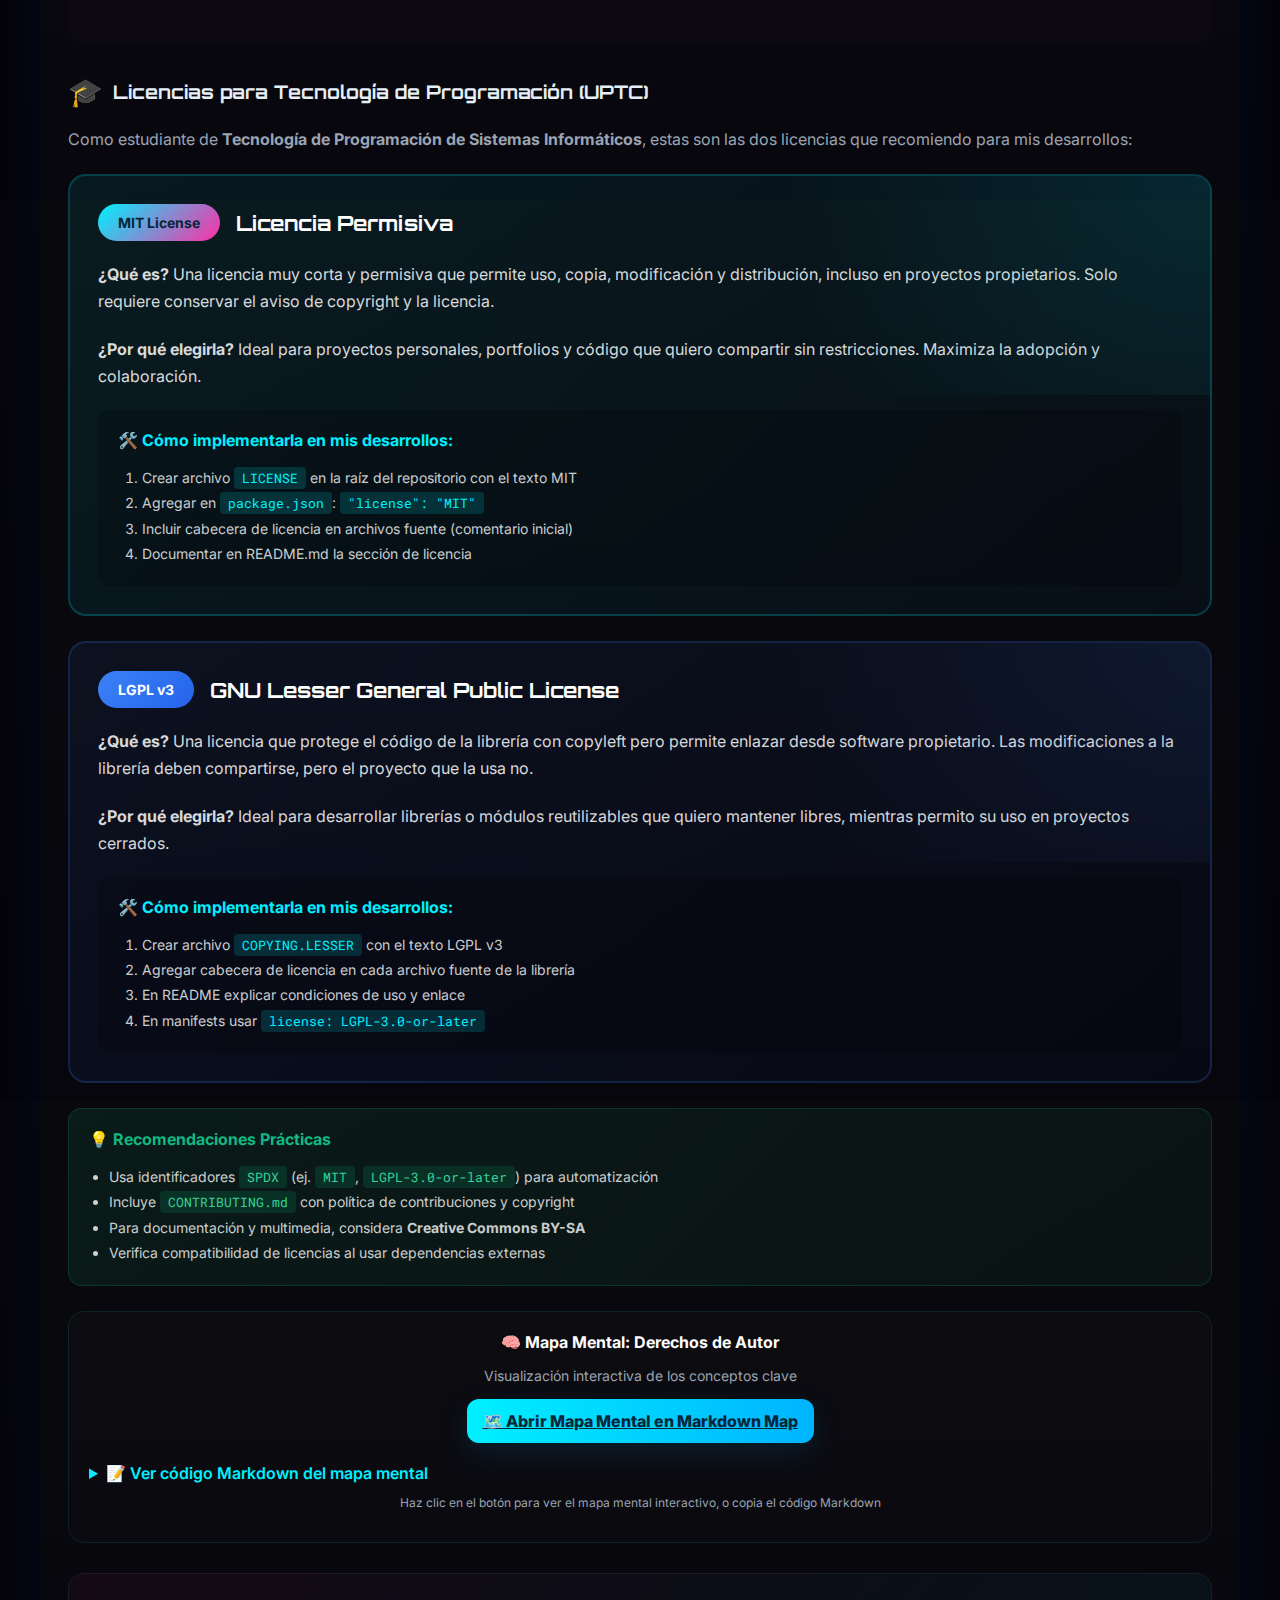
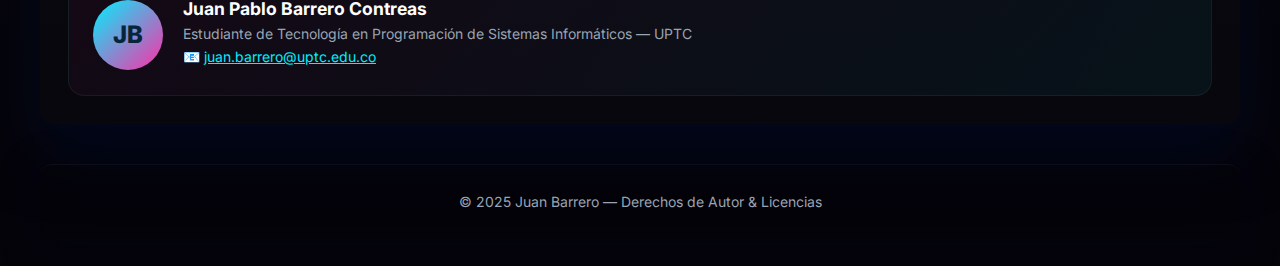
<file: posts/infografia-derechos-autor.html>
<!doctype html>
<html lang="es">
  <head>
    <meta charset="utf-8" />
    <meta name="viewport" content="width=device-width,initial-scale=1" />
    <title>Infografía: Derechos de Autor — Juan Barrero</title>
    <link rel="preconnect" href="https://fonts.googleapis.com">
    <link rel="preconnect" href="https://fonts.gstatic.com" crossorigin>
    <link href="https://fonts.googleapis.com/css2?family=Inter:wght@300;400;600;700&family=Roboto+Mono:wght@400;700&family=Orbitron:wght@400;700&display=swap" rel="stylesheet">
    <link rel="stylesheet" href="/assets/styles.css" />
    <style>
      /* Infografía custom styles */
      .infografia-hero {
        background: linear-gradient(135deg, rgba(6,6,10,0.9), rgba(11,11,16,0.95)), url('/IMAGENES/images.jpg');
        background-size: cover;
        background-position: center;
        padding: 50px 30px;
        border-radius: 20px;
        text-align: center;
        margin-bottom: 30px;
        border: 1px solid rgba(0,240,255,0.1);
      }
      .infografia-hero h2 {
        font-family: 'Orbitron', sans-serif;
        font-size: 2em;
        margin-bottom: 15px;
      }
      .infografia-hero .badges {
        display: flex;
        justify-content: center;
        gap: 12px;
        flex-wrap: wrap;
        margin-top: 20px;
      }
      .infografia-hero .badge-item {
        background: linear-gradient(135deg, rgba(0,240,255,0.15), rgba(255,47,166,0.1));
        border: 1px solid rgba(0,240,255,0.2);
        padding: 8px 16px;
        border-radius: 20px;
        font-size: 13px;
        color: #fff;
      }
      
      /* Derechos cards */
      .derechos-grid {
        display: grid;
        grid-template-columns: repeat(auto-fit, minmax(280px, 1fr));
        gap: 20px;
        margin: 25px 0;
      }
      .derecho-card {
        background: linear-gradient(180deg, rgba(255,255,255,0.03), rgba(255,255,255,0.01));
        border: 1px solid rgba(255,255,255,0.06);
        border-radius: 16px;
        padding: 24px;
        position: relative;
        overflow: hidden;
        transition: all 0.3s ease;
      }
      .derecho-card::before {
        content: '';
        position: absolute;
        top: 0;
        left: 0;
        right: 0;
        height: 4px;
        border-radius: 16px 16px 0 0;
      }
      .derecho-card:hover {
        transform: translateY(-5px);
        box-shadow: 0 20px 40px rgba(0,0,0,0.4);
      }
      .derecho-card.moral::before { background: linear-gradient(90deg, #00f0ff, #00b4ff); }
      .derecho-card.moral:hover { border-color: rgba(0,240,255,0.3); }
      .derecho-card.patrimonial::before { background: linear-gradient(90deg, #ff2fa6, #ff6b9d); }
      .derecho-card.patrimonial:hover { border-color: rgba(255,47,166,0.3); }
      .derecho-card.conexos::before { background: linear-gradient(90deg, #a855f7, #d946ef); }
      .derecho-card.conexos:hover { border-color: rgba(168,85,247,0.3); }
      
      .derecho-card .icon { font-size: 40px; margin-bottom: 15px; }
      .derecho-card h4 { 
        font-family: 'Orbitron', sans-serif;
        color: #fff; 
        margin: 0 0 12px; 
        font-size: 1.1em;
      }
      .derecho-card p { color: var(--muted); font-size: 14px; line-height: 1.6; margin: 0; }
      .derecho-card ul { 
        margin: 12px 0 0; 
        padding-left: 20px; 
        color: var(--muted); 
        font-size: 13px;
        line-height: 1.7;
      }
      
      /* Licencias section */
      .licencias-container {
        background: linear-gradient(180deg, rgba(0,240,255,0.02), rgba(255,47,166,0.02));
        border-radius: 20px;
        padding: 30px;
        margin: 30px 0;
      }
      .licencia-item {
        display: grid;
        grid-template-columns: 80px 1fr;
        gap: 20px;
        padding: 20px;
        background: rgba(255,255,255,0.02);
        border-radius: 14px;
        margin-bottom: 16px;
        border: 1px solid rgba(255,255,255,0.04);
        transition: all 0.3s ease;
      }
      .licencia-item:hover {
        border-color: rgba(0,240,255,0.2);
        transform: translateX(8px);
      }
      .licencia-icon {
        width: 70px;
        height: 70px;
        border-radius: 14px;
        display: flex;
        align-items: center;
        justify-content: center;
        font-size: 28px;
        font-weight: 800;
      }
      .licencia-icon.cc { background: linear-gradient(135deg, #f59e0b, #f97316); color: #000; }
      .licencia-icon.copyright { background: linear-gradient(135deg, #ef4444, #dc2626); color: #fff; }
      .licencia-icon.copyleft { background: linear-gradient(135deg, #10b981, #059669); color: #fff; }
      .licencia-icon.lgpl { background: linear-gradient(135deg, #3b82f6, #2563eb); color: #fff; }
      .licencia-icon.public { background: linear-gradient(135deg, #8b5cf6, #7c3aed); color: #fff; }
      
      .licencia-content h4 { color: #fff; margin: 0 0 8px; font-size: 1.1em; }
      .licencia-content p { color: var(--muted); font-size: 14px; line-height: 1.6; margin: 0; }
      
      /* Recomendación cards */
      .recomendacion-card {
        background: linear-gradient(135deg, rgba(0,240,255,0.08), rgba(0,180,255,0.04));
        border: 2px solid rgba(0,240,255,0.2);
        border-radius: 18px;
        padding: 28px;
        margin: 25px 0;
        position: relative;
        overflow: hidden;
      }
      .recomendacion-card::before {
        content: '';
        position: absolute;
        top: -50%;
        right: -50%;
        width: 100%;
        height: 100%;
        background: radial-gradient(circle, rgba(0,240,255,0.1), transparent 70%);
        pointer-events: none;
      }
      .recomendacion-card.lgpl-card {
        background: linear-gradient(135deg, rgba(59,130,246,0.08), rgba(37,99,235,0.04));
        border-color: rgba(59,130,246,0.2);
      }
      .recomendacion-card.lgpl-card::before {
        background: radial-gradient(circle, rgba(59,130,246,0.1), transparent 70%);
      }
      .recomendacion-header {
        display: flex;
        align-items: center;
        gap: 16px;
        margin-bottom: 20px;
      }
      .recomendacion-badge {
        background: linear-gradient(135deg, var(--accent), var(--accent-2));
        padding: 10px 20px;
        border-radius: 30px;
        font-weight: 700;
        color: #04263a;
        font-size: 14px;
      }
      .lgpl-card .recomendacion-badge {
        background: linear-gradient(135deg, #3b82f6, #2563eb);
        color: #fff;
      }
      .recomendacion-card h4 {
        font-family: 'Orbitron', sans-serif;
        color: #fff;
        margin: 0;
        font-size: 1.3em;
      }
      .recomendacion-card > p {
        color: rgba(255,255,255,0.85);
        line-height: 1.7;
        margin-bottom: 20px;
      }
      .implementacion-steps {
        background: rgba(0,0,0,0.2);
        border-radius: 12px;
        padding: 20px;
      }
      .implementacion-steps h5 {
        color: var(--accent);
        margin: 0 0 15px;
        font-size: 1em;
        display: flex;
        align-items: center;
        gap: 8px;
      }
      .implementacion-steps ol {
        margin: 0;
        padding-left: 24px;
        color: rgba(255,255,255,0.8);
        font-size: 14px;
        line-height: 1.8;
      }
      .implementacion-steps code {
        background: rgba(0,240,255,0.15);
        padding: 2px 8px;
        border-radius: 4px;
        font-family: 'Roboto Mono', monospace;
        font-size: 13px;
        color: var(--accent);
      }
      
      /* Mapa mental con markdown-map */
      .mindmap-embed {
        background: linear-gradient(180deg, rgba(255,255,255,0.02), rgba(255,255,255,0.01));
        border: 1px solid rgba(0,240,255,0.1);
        border-radius: 16px;
        padding: 20px;
        margin: 25px 0;
        text-align: center;
      }
      .mindmap-embed h4 {
        color: #fff;
        margin: 0 0 15px;
        display: flex;
        align-items: center;
        justify-content: center;
        gap: 10px;
      }
      
      /* Author section */
      .author-section {
        display: flex;
        align-items: center;
        gap: 20px;
        background: linear-gradient(135deg, rgba(255,47,166,0.05), rgba(0,240,255,0.05));
        border: 1px solid rgba(255,255,255,0.06);
        border-radius: 16px;
        padding: 24px;
        margin-top: 30px;
      }
      .author-avatar {
        width: 70px;
        height: 70px;
        border-radius: 50%;
        background: linear-gradient(135deg, var(--accent), var(--accent-2));
        display: flex;
        align-items: center;
        justify-content: center;
        font-weight: 800;
        font-size: 24px;
        color: #04263a;
      }
      .author-info strong { display: block; color: #fff; font-size: 1.1em; }
      .author-info p { color: var(--muted); margin: 6px 0; font-size: 14px; }
      .author-info a { color: var(--accent); }
      
      /* Tips box */
      .tips-box {
        background: linear-gradient(135deg, rgba(16,185,129,0.1), rgba(52,211,153,0.05));
        border: 1px solid rgba(16,185,129,0.2);
        border-radius: 14px;
        padding: 20px;
        margin: 25px 0;
      }
      .tips-box h4 {
        color: #10b981;
        margin: 0 0 15px;
        display: flex;
        align-items: center;
        gap: 10px;
      }
      .tips-box ul {
        margin: 0;
        padding-left: 20px;
        color: rgba(255,255,255,0.8);
        font-size: 14px;
        line-height: 1.8;
      }
      .tips-box code {
        background: rgba(16,185,129,0.15);
        color: #34d399;
        padding: 2px 8px;
        border-radius: 4px;
        font-family: 'Roboto Mono', monospace;
        font-size: 13px;
      }
    </style>
  </head>
  <body>
    <div class="container">
      <header class="site" style="margin-bottom:18px">
        <div class="brand">
          <div class="logo">JB</div>
          <div>
            <h1>Derechos de Autor</h1>
            <div class="meta">Infografía • Licencias • Tecnología de Programación</div>
          </div>
        </div>
        <nav>
          <a href="/">← Inicio</a>
        </nav>
      </header>

      <main class="card page-card" style="padding:0;overflow:hidden">
        
        <!-- Hero Section -->
        <div class="infografia-hero">
          <h2>📜 Derechos de Autor & Licencias</h2>
          <p class="lead" style="max-width:700px;margin:0 auto;color:rgba(255,255,255,0.85)">
            Infografía sobre los derechos de autor a nivel moral, patrimoniales y de explotación. 
            Modelos de licencia para Tecnología de Programación de Sistemas Informáticos.
          </p>
          <div class="badges">
            <span class="badge-item">👤 Derecho Moral</span>
            <span class="badge-item">💰 Patrimoniales</span>
            <span class="badge-item">📄 Licencias</span>
            <span class="badge-item">💻 UPTC</span>
          </div>
        </div>

        <div style="padding: 0 28px 28px">
          
          <!-- Tipos de Derechos -->
          <section>
            <h3 style="display:flex;align-items:center;gap:10px;margin-bottom:20px">
              <span style="font-size:28px">⚖️</span> Tipos de Derechos de Autor
            </h3>
            
            <div class="derechos-grid">
              <div class="derecho-card moral">
                <div class="icon">👤</div>
                <h4>Derechos Morales</h4>
                <p>Derechos personales del autor que <strong>no son transmisibles</strong> ni renunciables.</p>
                <ul>
                  <li>Paternidad: ser reconocido como autor</li>
                  <li>Integridad: oponerse a modificaciones que dañen la obra</li>
                  <li>Divulgación: decidir si se publica</li>
                  <li>Arrepentimiento: retirar la obra</li>
                </ul>
              </div>
              
              <div class="derecho-card patrimonial">
                <div class="icon">💰</div>
                <h4>Derechos Patrimoniales / Explotación</h4>
                <p>Derechos económicos que <strong>sí pueden transferirse</strong> o licenciarse.</p>
                <ul>
                  <li>Reproducción: copiar la obra</li>
                  <li>Distribución: vender o alquilar</li>
                  <li>Comunicación pública: exhibir o transmitir</li>
                  <li>Transformación: adaptar o traducir</li>
                </ul>
              </div>
              
              <div class="derecho-card conexos">
                <div class="icon">🎭</div>
                <h4>Derechos Conexos</h4>
                <p>Protección para quienes <strong>difunden la obra</strong> sin ser autores originales.</p>
                <ul>
                  <li>Intérpretes y ejecutantes</li>
                  <li>Productores de fonogramas</li>
                  <li>Organismos de radiodifusión</li>
                  <li>Editores de obras inéditas</li>
                </ul>
              </div>
            </div>
          </section>

          <!-- Modelos de Licencia -->
          <section>
            <h3 style="display:flex;align-items:center;gap:10px;margin:30px 0 20px">
              <span style="font-size:28px">📋</span> Modelos de Licencia
            </h3>
            
            <div class="licencias-container">
              <div class="licencia-item">
                <div class="licencia-icon copyright">©</div>
                <div class="licencia-content">
                  <h4>Copyright (Todos los derechos reservados)</h4>
                  <p>Protección por defecto. El autor tiene <strong>todos los derechos</strong> salvo excepciones legales. No autoriza a terceros a usar la obra sin permiso expreso.</p>
                </div>
              </div>
              
              <div class="licencia-item">
                <div class="licencia-icon cc">CC</div>
                <div class="licencia-content">
                  <h4>Creative Commons</h4>
                  <p>Familia de licencias para obras creativas. Permite parametrizar uso con condiciones: <strong>BY</strong> (atribución), <strong>NC</strong> (no comercial), <strong>SA</strong> (compartir igual), <strong>ND</strong> (sin derivados).</p>
                </div>
              </div>
              
              <div class="licencia-item">
                <div class="licencia-icon copyleft">↺</div>
                <div class="licencia-content">
                  <h4>Copyleft / GNU GPL</h4>
                  <p>Licencias que <strong>obligan a mantener la misma libertad</strong> sobre copias y trabajos derivados. El código derivado debe ser también libre.</p>
                </div>
              </div>
              
              <div class="licencia-item">
                <div class="licencia-icon lgpl">L</div>
                <div class="licencia-content">
                  <h4>LGPL (Lesser GPL)</h4>
                  <p>Permite usar una librería en proyectos propietarios <strong>sin aplicar copyleft</strong> a todo el producto. Ideal para librerías compartidas.</p>
                </div>
              </div>
              
              <div class="licencia-item">
                <div class="licencia-icon public">∞</div>
                <div class="licencia-content">
                  <h4>Dominio Público</h4>
                  <p>La obra <strong>no tiene derechos reservados</strong> y puede usarse libremente, sin ninguna condición ni restricción.</p>
                </div>
              </div>
            </div>
          </section>

          <!-- Licencias Recomendadas para Tecnólogo -->
          <section>
            <h3 style="display:flex;align-items:center;gap:10px;margin:30px 0 20px">
              <span style="font-size:28px">🎓</span> Licencias para Tecnología de Programación (UPTC)
            </h3>
            <p style="color:var(--muted);margin-bottom:25px">
              Como estudiante de <strong>Tecnología de Programación de Sistemas Informáticos</strong>, estas son las dos licencias que recomiendo para mis desarrollos:
            </p>
            
            <!-- MIT License -->
            <div class="recomendacion-card">
              <div class="recomendacion-header">
                <span class="recomendacion-badge">MIT License</span>
                <h4>Licencia Permisiva</h4>
              </div>
              <p>
                <strong>¿Qué es?</strong> Una licencia muy corta y permisiva que permite uso, copia, modificación y distribución, 
                incluso en proyectos propietarios. Solo requiere conservar el aviso de copyright y la licencia.
              </p>
              <p>
                <strong>¿Por qué elegirla?</strong> Ideal para proyectos personales, portfolios y código que quiero compartir 
                sin restricciones. Maximiza la adopción y colaboración.
              </p>
              <div class="implementacion-steps">
                <h5>🛠️ Cómo implementarla en mis desarrollos:</h5>
                <ol>
                  <li>Crear archivo <code>LICENSE</code> en la raíz del repositorio con el texto MIT</li>
                  <li>Agregar en <code>package.json</code>: <code>"license": "MIT"</code></li>
                  <li>Incluir cabecera de licencia en archivos fuente (comentario inicial)</li>
                  <li>Documentar en README.md la sección de licencia</li>
                </ol>
              </div>
            </div>
            
            <!-- LGPL License -->
            <div class="recomendacion-card lgpl-card">
              <div class="recomendacion-header">
                <span class="recomendacion-badge">LGPL v3</span>
                <h4>GNU Lesser General Public License</h4>
              </div>
              <p>
                <strong>¿Qué es?</strong> Una licencia que protege el código de la librería con copyleft pero permite 
                enlazar desde software propietario. Las modificaciones a la librería deben compartirse, pero el proyecto que la usa no.
              </p>
              <p>
                <strong>¿Por qué elegirla?</strong> Ideal para desarrollar librerías o módulos reutilizables que quiero 
                mantener libres, mientras permito su uso en proyectos cerrados.
              </p>
              <div class="implementacion-steps">
                <h5>🛠️ Cómo implementarla en mis desarrollos:</h5>
                <ol>
                  <li>Crear archivo <code>COPYING.LESSER</code> con el texto LGPL v3</li>
                  <li>Agregar cabecera de licencia en cada archivo fuente de la librería</li>
                  <li>En README explicar condiciones de uso y enlace</li>
                  <li>En manifests usar <code>license: LGPL-3.0-or-later</code></li>
                </ol>
              </div>
            </div>
          </section>

          <!-- Tips Box -->
          <div class="tips-box">
            <h4>💡 Recomendaciones Prácticas</h4>
            <ul>
              <li>Usa identificadores <code>SPDX</code> (ej. <code>MIT</code>, <code>LGPL-3.0-or-later</code>) para automatización</li>
              <li>Incluye <code>CONTRIBUTING.md</code> con política de contribuciones y copyright</li>
              <li>Para documentación y multimedia, considera <strong>Creative Commons BY-SA</strong></li>
              <li>Verifica compatibilidad de licencias al usar dependencias externas</li>
            </ul>
          </div>

          <!-- Mapa Mental Embed -->
          <div class="mindmap-embed">
            <h4>🧠 Mapa Mental: Derechos de Autor</h4>
            <p style="color:var(--muted);font-size:14px;margin-bottom:15px">
              Visualización interactiva de los conceptos clave
            </p>
            <a href="https://markdown-map.com/#---%0Atitle%3A%20Derechos%20de%20Autor%0A---%0A%0A%23%20%F0%9F%93%9C%20Derechos%20de%20Autor%0A%0A%23%23%20%F0%9F%91%A4%20Morales%0A-%20Paternidad%0A-%20Integridad%0A-%20Divulgaci%C3%B3n%0A-%20Arrepentimiento%0A%0A%23%23%20%F0%9F%92%B0%20Patrimoniales%0A-%20Reproducci%C3%B3n%0A-%20Distribuci%C3%B3n%0A-%20Comunicaci%C3%B3n%0A-%20Transformaci%C3%B3n%0A%0A%23%23%20%F0%9F%8E%AD%20Conexos%0A-%20Int%C3%A9rpretes%0A-%20Productores%0A-%20Radiodifusi%C3%B3n%0A%0A%23%23%20%F0%9F%93%8B%20Licencias%0A%0A%23%23%23%20%C2%A9%20Copyright%0A-%20Todos%20los%20derechos%0A%0A%23%23%23%20%F0%9F%9F%A0%20Creative%20Commons%0A-%20BY%20(Atribuci%C3%B3n)%0A-%20NC%20(No%20comercial)%0A-%20SA%20(Compartir%20igual)%0A-%20ND%20(Sin%20derivados)%0A%0A%23%23%23%20%E2%86%BA%20Copyleft%2FGPL%0A-%20C%C3%B3digo%20libre%0A-%20Derivados%20libres%0A%0A%23%23%23%20%F0%9F%94%B5%20LGPL%0A-%20Librer%C3%ADas%20libres%0A-%20Enlace%20propietario%0A%0A%23%23%23%20%E2%88%9E%20Dominio%20P%C3%BAblico%0A-%20Sin%20restricciones%0A%0A%23%23%20%F0%9F%8E%93%20Para%20Programadores%0A%0A%23%23%23%20MIT%0A-%20Permisiva%0A-%20LICENSE%20file%0A-%20package.json%0A%0A%23%23%23%20LGPL%20v3%0A-%20Librer%C3%ADas%0A-%20COPYING.LESSER%0A-%20Cabeceras" target="_blank" class="btn cta" style="margin:0 auto">
              🗺️ Abrir Mapa Mental en Markdown Map
            </a>
            <details style="margin-top:20px;text-align:left">
              <summary style="cursor:pointer;color:var(--accent);font-weight:600">📝 Ver código Markdown del mapa mental</summary>
              <pre style="background:rgba(0,0,0,0.3);padding:16px;border-radius:10px;margin-top:12px;font-size:12px;line-height:1.6;overflow-x:auto;color:#fff"><code>---
title: Derechos de Autor
---

# 📜 Derechos de Autor

## 👤 Morales
- Paternidad
- Integridad
- Divulgación
- Arrepentimiento

## 💰 Patrimoniales
- Reproducción
- Distribución
- Comunicación
- Transformación

## 🎭 Conexos
- Intérpretes
- Productores
- Radiodifusión

## 📋 Licencias

### © Copyright
- Todos los derechos

### 🟠 Creative Commons
- BY (Atribución)
- NC (No comercial)
- SA (Compartir igual)
- ND (Sin derivados)

### ↺ Copyleft/GPL
- Código libre
- Derivados libres

### 🔵 LGPL
- Librerías libres
- Enlace propietario

### ∞ Dominio Público
- Sin restricciones

## 🎓 Para Programadores

### MIT
- Permisiva
- LICENSE file
- package.json

### LGPL v3
- Librerías
- COPYING.LESSER
- Cabeceras</code></pre>
            </details>
            <p style="color:var(--muted);font-size:12px;margin-top:12px">
              Haz clic en el botón para ver el mapa mental interactivo, o copia el código Markdown
            </p>
          </div>

          <!-- Autor -->
          <div class="author-section">
            <div class="author-avatar">JB</div>
            <div class="author-info">
              <strong>Juan Pablo Barrero Contreas</strong>
              <p>Estudiante de Tecnología en Programación de Sistemas Informáticos — UPTC</p>
              <p>📧 <a href="mailto:juan.barrero@uptc.edu.co">juan.barrero@uptc.edu.co</a></p>
            </div>
          </div>

        </div>
      </main>

      <footer class="site">
        © 2025 Juan Barrero — Derechos de Autor & Licencias
      </footer>
    </div>
    
    <script src="/assets/main.js" defer></script>
  </body>
</html>
</file>
<file: assets/styles.css>
:root{
  /* Cyberpunk palette: neon cyan / magenta */
  --bg-900:#06060a;--bg-800:#04030a;--card:#0b0b10;--muted:#9aa4b2;--accent:#00f0ff;--accent-2:#ff2fa6;--glass:rgba(255,255,255,0.02);
  --glass-2:rgba(255,255,255,0.01);--radius:12px;--hero-img:url('/IMAGENES/fondods-cyberpunk-a8kv41xiuue1pkw3.jpg');
  --neon: drop-shadow(0 0 14px rgba(0,240,255,0.9)) drop-shadow(0 0 28px rgba(255,47,166,0.1));
  --glow-cyan: 0 0 20px rgba(0,240,255,0.3), 0 0 40px rgba(0,240,255,0.1);
  --glow-magenta: 0 0 20px rgba(255,47,166,0.3), 0 0 40px rgba(255,47,166,0.1);
}
*{box-sizing:border-box}
html,body{height:100%;margin:0;font-family:Inter,system-ui,Arial,Helvetica;background:linear-gradient(180deg,var(--bg-900) 0%, var(--bg-800) 100%);color:#e6eef6;-webkit-font-smoothing:antialiased}
.container{max-width:1400px;margin:28px auto;padding:28px 40px}
header.site{display:flex;align-items:center;justify-content:space-between;gap:18px}
.site{border-radius:12px;padding:16px;background:linear-gradient(90deg, rgba(255,255,255,0.02), rgba(255,255,255,0.01));box-shadow:0 8px 40px rgba(2,6,23,0.35);}
.brand{display:flex;align-items:center;gap:14px}
header.site .meta{font-weight:600}
header.site h1{font-size:20px;color:linear-gradient(90deg,var(--accent),var(--accent-2));}
header.site .meta{color:var(--muted);font-size:13px}
.logo{width:64px;height:64px;border-radius:12px;background:linear-gradient(135deg,var(--accent),#38bdf8);display:flex;align-items:center;justify-content:center;font-weight:800;color:#04263a;font-size:20px;box-shadow:0 6px 18px rgba(0,0,0,0.5);transform-origin:center;transition:transform .6s cubic-bezier(.2,.8,.2,1)}
.logo.pulse{transform:scale(1.06) rotate(-4deg)}
nav a{color:var(--muted);text-decoration:none;margin-left:18px;font-weight:600}
nav a:hover{color:var(--accent)}
.hero{display:grid;grid-template-columns:1fr 380px;gap:32px;margin-top:18px;align-items:start}
.hero aside, .hero .hero-aside{grid-column:2/3;align-self:start}
.card{background:var(--card);padding:26px;border-radius:var(--radius);box-shadow:0 10px 30px rgba(2,6,23,0.6);color:inherit}
.page-card{background:linear-gradient(180deg, rgba(255,255,255,0.02), rgba(255,255,255,0.01));padding:28px;border-radius:14px;box-shadow:0 30px 60px rgba(2,12,40,0.6)}
.page-card h1{font-size:28px}
.page-card .lead{font-size:16px}

/* Hero visual background & glass card styling */
.hero{position:relative;padding:32px;border-radius:18px;overflow:hidden}
.hero::after{content:'';position:absolute;inset:0;background:linear-gradient(90deg,rgba(0,0,0,0.2),rgba(0,0,0,0.1));z-index:0}

.hero-bg{position:absolute;inset:0;background-image:linear-gradient(180deg,rgba(0,0,0,0.45),rgba(0,0,0,0.45)),var(--hero-img);background-size:cover;background-position:center;mix-blend-mode:overlay;opacity:1;z-index:0;filter:contrast(.85) saturate(1.05);transform:translateZ(0);will-change:transform}
.hero .content,.hero aside{position:relative;z-index:1}
.hero aside .card{background:linear-gradient(180deg, rgba(255,255,255,0.02), rgba(255,255,255,0.01));backdrop-filter:blur(6px);border-radius:12px}

/* Glass-card effect for left content */
.glass-card{background:linear-gradient(135deg, rgba(255,255,255,0.03), rgba(255,255,255,0.02));backdrop-filter:blur(10px) saturate(120%);-webkit-backdrop-filter:blur(10px) saturate(120%);border:1px solid rgba(255,255,255,0.06);box-shadow:0 18px 50px rgba(2,6,23,0.65);padding:26px;border-radius:18px}
.hero .content .card{background:transparent;padding:22px}

/* Decorative ribbon / badge in top-right */
.badge{position:absolute;right:18px;top:-14px;background:linear-gradient(90deg,var(--accent-2),#ff7a86);color:#fff;padding:8px 18px;border-radius:8px 8px 8px 8px;font-weight:700;box-shadow:0 8px 26px rgba(255,77,109,0.12);transform:rotate(6deg);display:inline-block}
.badge:after{content:'';display:block;position:absolute;right:-12px;bottom:-10px;width:20px;height:20px;background:linear-gradient(180deg,#fff2,#ffe8);opacity:0.08;border-radius:3px}

/* Slightly bigger logo and modern styling */
.logo{width:72px;height:72px;border-radius:14px;background:linear-gradient(135deg,var(--accent),#38bdf8);display:flex;align-items:center;justify-content:center;font-weight:800;color:#04263a;font-size:22px;box-shadow:0 14px 40px rgba(2,12,40,0.62);transition:transform .5s ease}
.logo:hover{transform:scale(1.05) rotate(-2deg)}

/* Accent CTA style */
.btn.cta{display:inline-block;background:linear-gradient(90deg,var(--accent),#00b4ff);color:#04263a;font-weight:800;padding:12px 16px;border-radius:12px;box-shadow:0 10px 30px rgba(0,180,255,0.12)}
.btn.cta:active{transform:translateY(1px)}

/* Slight animation for hero content */
.hero .content h2{font-size:32px;letter-spacing:-0.5px}
.hero .content p.lead{font-size:15px}

/* State for light mode (optional) */
body.light-mode{background:linear-gradient(180deg,#ffffff 0%, #f2f6fb 100%);color:#04263a}
body.light-mode .card{background:linear-gradient(180deg,#ffffffcc,#f7fbffcc);color:#04263a}
h1,h2,h3{margin:0}
/* Headings and typography refinements */
h1{font-size:22px;color:#f6fbff;font-weight:700}
/* Cyberpunk headings */
h2, h3, .brand h1{font-family: 'Orbitron', system-ui, Arial, sans-serif}
.reveal h2{font-weight:700;font-size:34px;color:transparent;background:linear-gradient(90deg,var(--accent),var(--accent-2));-webkit-background-clip:text;background-clip:text}
.reveal h3{color:#eaf6ff}
.reveal p{color:var(--muted);font-size:16px}
.reveal .slides{min-height:420px}

/* Reveal slide styling to match site theme */
.reveal .slides section{
  background: linear-gradient(180deg, rgba(5,9,20,0.6), rgba(8,10,20,0.6));
  border-radius:12px;
  padding:28px;
  box-shadow: 0 18px 60px rgba(0,0,0,0.6);
}
.reveal .slides section[data-background-opacity] {
  background-clip: padding-box;
}
.reveal .slides .speaker-notes{color:var(--muted)}
h2{background:linear-gradient(90deg,var(--accent),var(--accent-2));-webkit-background-clip:text;background-clip:text;color:transparent}
h1.gradient{background:linear-gradient(90deg,var(--accent),#ffffff);-webkit-background-clip:text;background-clip:text;color:transparent}
h2{font-weight:700;color:#eaf6ff;text-shadow:0 4px 32px rgba(2,22,45,0.35)}
.hero .content #profile-name{font-family: 'Roboto Mono', monospace;letter-spacing:1px;color:#bffbff; text-transform:uppercase; text-shadow: 0 2px 18px rgba(0,255,255,0.12)}
p.lead{color:var(--muted);margin-top:10px;line-height:1.6}
.meta{color:var(--muted);font-size:13px;margin-top:8px}
.video{border-radius:10px;overflow:hidden}
.content h2{margin-top:8px}
/* Removed mindmap styles as the interactive map was deleted */
.controls{display:flex;gap:10px;align-items:center;margin-top:12px}
.btn{background:linear-gradient(180deg,var(--accent),#38bdf8);color:#04263a;border:none;padding:8px 12px;border-radius:8px;font-weight:700;cursor:pointer;white-space:nowrap}
.btn.social{background:linear-gradient(90deg,var(--accent),var(--accent-2));color:#fff;box-shadow:0 6px 22px rgba(0,240,255,0.06);}
.btn.social:hover{transform:translateY(-2px);box-shadow:0 12px 30px rgba(0,240,255,0.16)}
.btn.neon{box-shadow:0 0 36px rgba(0,240,255,0.4), 0 0 12px rgba(255,47,166,0.12);transform:scale(1.02)}
.muted{color:var(--muted)}
footer.site{margin-top:40px;padding:28px;color:var(--muted);font-size:14px;text-align:center;border-top:1px solid rgba(255,255,255,0.04);background:linear-gradient(180deg, rgba(0,0,0,0.2), transparent)}
@media (max-width:980px){.hero{grid-template-columns:1fr}}

/* Mobile drawer styles */
.drawer-toggle{position:fixed;right:18px;bottom:18px;background:linear-gradient(90deg,var(--accent),var(--accent-2));color:#04263a;border:none;padding:12px 14px;border-radius:14px;z-index:1400;box-shadow:0 12px 30px rgba(0,0,0,0.6);font-weight:800;display:none}
.drawer-toggle:active{transform:scale(.98)}
.mobile-drawer{position:fixed;inset:0;display:flex;align-items:flex-end;justify-content:flex-end;z-index:1500;pointer-events:none}
.mobile-drawer[aria-hidden="false"]{pointer-events:auto}
.drawer-content{width:92%;max-width:420px;height:100%;background:linear-gradient(180deg, rgba(5,8,15,0.96), rgba(8,10,20,0.98));backdrop-filter:blur(8px);box-shadow:0 40px 80px rgba(0,0,0,0.8);padding:18px;border-radius:8px 0 0 8px;transform:translateX(110%);transition:transform .28s cubic-bezier(.2,.8,.2,1)}
.mobile-drawer[aria-hidden="false"] .drawer-content{transform:translateX(0)}
.drawer-close{position:absolute;right:16px;top:16px;border:none;background:transparent;color:#fff;font-size:20px}
.drawer-list{margin-top:24px;display:flex;flex-direction:column;gap:10px}
.drawer-list .panel-item{padding:10px 12px;border-radius:8px;background:rgba(255,255,255,0.02);}
.drawer-list .aside-post{height:84px;border-radius:8px;background-size:cover;background-position:center;overflow:hidden;border:1px solid rgba(255,255,255,0.02)}
.drawer-list .aside-post .overlay{padding:8px}

/* Small interactions */
.fade-in{opacity:0;transform:translateY(10px);transition:opacity .6s ease,transform .6s ease}
.fade-in.visible{opacity:1;transform:none}

.theme-toggle{background:transparent;border:1px solid rgba(255,255,255,0.06);padding:6px 10px;border-radius:8px;color:var(--muted);cursor:pointer}

/* Improve readability for content lists */
ol,ul{line-height:1.6}

/* Modal for infographic */
.modal-overlay{position:fixed;inset:0;background:rgba(0,0,0,0.6);display:flex;align-items:center;justify-content:center;z-index:1200;opacity:0;pointer-events:none;transition:opacity .2s ease}
.modal-overlay.visible{opacity:1;pointer-events:auto}
.modal-content{background:linear-gradient(180deg, rgba(255,255,255,0.02), rgba(255,255,255,0.01));max-width:92%;max-height:92%;overflow:auto;border-radius:12px;padding:12px;box-shadow:0 20px 60px rgba(2,6,23,0.6)}
.modal-content img{width:100%;height:auto;display:block}
.modal-close{position:absolute;right:14px;top:14px;background:rgba(0,0,0,0.4);border:none;color:#fff;padding:8px 10px;border-radius:8px;cursor:pointer}

/* Posts grid */
.posts-section{max-width:1400px;margin:40px auto;padding:0 40px}
.section-title{font-size:26px;text-align:center;margin-bottom:8px;position:relative;display:flex;align-items:center;justify-content:center;gap:16px}
.section-title .title-accent{display:inline-block;width:40px;height:3px;background:linear-gradient(90deg,var(--accent),var(--accent-2));border-radius:2px}
.section-subtitle{text-align:center;color:var(--muted);font-size:14px;margin:0 0 28px 0;max-width:600px;margin-left:auto;margin-right:auto}
.posts-grid{display:grid;grid-template-columns:repeat(4,1fr);gap:22px;margin-top:14px}
.post-card{padding:0;min-height:280px;display:flex;flex-direction:column;justify-content:flex-end;border-radius:16px;transition:all .35s cubic-bezier(.2,.8,.2,1);position:relative;overflow:hidden;color:#e8f7ff;border:1px solid rgba(0,240,255,0.08);background-size:cover;background-position:center;background-repeat:no-repeat}
.post-card::after{content:'';position:absolute;inset:0;background:linear-gradient(180deg, rgba(0,0,0,0.15), rgba(0,0,0,0.75));z-index:0;transition:background .3s}
.post-card:hover::after{background:linear-gradient(180deg, rgba(0,0,0,0.1), rgba(0,0,0,0.65))}
.post-card .post-overlay{position:relative;z-index:1;padding:22px}
.post-card:hover{transform:translateY(-10px) scale(1.02);box-shadow:0 30px 60px rgba(0,0,0,0.5), var(--glow-cyan);border-color:rgba(0,240,255,0.2)}
.post-card:hover::after{box-shadow:0 0 40px rgba(0,240,255,0.06) inset, 0 0 20px rgba(255,47,166,0.06) inset}
.post-card a{color:#e8f7ff;text-decoration:none}
.post-card a:hover{color:var(--accent)}
.post-card .post-overlay{background:transparent;border-radius:0;padding:22px}

/* Sidebar and panel */
.side-panel{padding:18px;background:linear-gradient(180deg, rgba(8,12,20,0.9), rgba(6,8,14,0.95));border:1px solid rgba(0,240,255,0.08);border-radius:14px;box-shadow: 0 10px 40px rgba(0,0,0,0.5), inset 0 1px 0 rgba(255,255,255,0.03)}
.panel-title{margin:0 0 4px 0;font-size:15px;color:#fff;display:flex;align-items:center;gap:8px}
.panel-title .icon{font-size:18px}
.panel-list{display:flex;flex-direction:column;gap:8px;margin-top:8px}
.panel-item{display:block;text-align:left;background:transparent;border:1px solid rgba(255,255,255,0.04);color:#eaf6ff;padding:10px;border-radius:10px;cursor:pointer}
.panel-item:hover{box-shadow:0 10px 30px rgba(0,240,255,0.06);transform:translateY(-2px)}
.panel-item.active{background:linear-gradient(90deg,var(--accent),var(--accent-2));color:#04263a;font-weight:700}

/* Aside posts - compact vertical cards with background thumbnails */
.aside-posts{display:flex;flex-direction:column;gap:10px;margin-top:14px}
.aside-post{height:82px;border-radius:12px;background-size:cover;background-position:center;position:relative;overflow:hidden;border:1px solid rgba(0,240,255,0.1);cursor:pointer;transition:all .3s cubic-bezier(.2,.8,.2,1);box-shadow: 0 4px 20px rgba(0,0,0,0.4)}
.aside-post::before{content:'';position:absolute;inset:0;background:linear-gradient(90deg, rgba(0,240,255,0.05), rgba(255,47,166,0.05));opacity:0;transition:opacity .3s}
.aside-post:hover::before{opacity:1}
.aside-post .overlay{position:absolute;inset:0;background:linear-gradient(180deg, rgba(0,0,0,0.25), rgba(0,0,0,0.75));padding:12px;display:flex;flex-direction:column;justify-content:flex-end;transition:background .3s}
.aside-post:hover .overlay{background:linear-gradient(180deg, rgba(0,0,0,0.15), rgba(0,0,0,0.65))}
.aside-post .title{color:#fff;font-weight:700;font-size:13px;line-height:1.3;text-shadow:0 2px 8px rgba(0,0,0,0.6)}
.aside-post .meta{color:var(--muted);font-size:11px;margin-top:4px}
.aside-post:hover{transform:translateY(-3px) scale(1.02);box-shadow:0 12px 35px rgba(0,0,0,0.6), var(--glow-cyan);border-color:rgba(0,240,255,0.25)}

/* Contact card styling */
.contact-card{margin-top:16px;padding:18px;background:linear-gradient(180deg, rgba(8,12,20,0.9), rgba(6,8,14,0.95));border:1px solid rgba(255,47,166,0.08);border-radius:14px;box-shadow: 0 10px 40px rgba(0,0,0,0.5), inset 0 1px 0 rgba(255,255,255,0.03)}
.contact-title{margin:0 0 12px 0;font-size:15px;color:#fff;display:flex;align-items:center;gap:8px}
.contact-title .icon{font-size:18px}
.contact-email{color:var(--muted);font-size:13px;margin:0 0 14px 0}
.contact-email a{color:var(--accent);text-decoration:none;transition:color .2s}
.contact-email a:hover{color:#fff;text-decoration:underline}
.contact-buttons{display:flex;gap:10px;flex-wrap:wrap}
.contact-buttons .btn{display:inline-flex;align-items:center;gap:6px;padding:10px 14px;font-size:12px;border-radius:10px}
.contact-buttons .btn-icon{font-size:14px}
.contact-buttons .copy-btn{background:linear-gradient(135deg, rgba(0,240,255,0.15), rgba(0,180,255,0.1));color:var(--accent);border:1px solid rgba(0,240,255,0.2)}
.contact-buttons .copy-btn:hover{background:linear-gradient(135deg, rgba(0,240,255,0.25), rgba(0,180,255,0.2));box-shadow:var(--glow-cyan)}
.contact-buttons .github-btn{background:linear-gradient(135deg, rgba(255,47,166,0.15), rgba(255,47,166,0.1));color:#fff;border:1px solid rgba(255,47,166,0.2)}
.contact-buttons .github-btn:hover{background:linear-gradient(135deg, rgba(255,47,166,0.25), rgba(255,47,166,0.2));box-shadow:var(--glow-magenta)}

/* Neon accent line on top of post cards */
.post-card::before{content:'';display:block;position:absolute;top:0;left:0;right:0;height:4px;background:linear-gradient(90deg,var(--accent),var(--accent-2));border-radius:16px 16px 0 0;z-index:3}
.post-card h4{margin:0 0 10px;color:#fff;font-size:17px;line-height:1.3;text-shadow:0 2px 10px rgba(0,0,0,0.5)}
.post-card .meta{font-size:12px;color:var(--accent);margin-bottom:10px;font-weight:500}
.post-card .muted{font-size:13px;margin-bottom:18px;line-height:1.5;color:rgba(255,255,255,0.7)}
.post-card a.btn{display:inline-flex;align-items:center;gap:8px;padding:10px 16px;font-size:13px;border-radius:10px;background:linear-gradient(135deg, rgba(0,240,255,0.2), rgba(0,180,255,0.15));color:#fff;border:1px solid rgba(0,240,255,0.2);transition:all .25s}
.post-card a.btn:hover{background:linear-gradient(135deg, rgba(0,240,255,0.35), rgba(0,180,255,0.25));box-shadow:var(--glow-cyan);transform:translateY(-2px)}

@media (max-width:980px){.posts-grid{grid-template-columns:repeat(2,1fr)}}

/* Summary section */
.summary-section{max-width:1400px;margin:30px auto;padding:0 40px}
.summary-card{display:flex;flex-direction:column;align-items:center;text-align:center;padding:32px;background:linear-gradient(135deg, rgba(0,240,255,0.05), rgba(255,47,166,0.05));border:1px solid rgba(0,240,255,0.1);border-radius:18px;box-shadow:0 20px 50px rgba(0,0,0,0.4)}
.summary-icon{font-size:36px;margin-bottom:14px}
.summary-card h3{margin:0 0 14px;font-size:22px}
.summary-card .lead{margin:0;max-width:700px;line-height:1.7}

/* Hero aside responsive fix */
.hero-aside{display:flex;flex-direction:column;gap:16px}
.hero-aside .side-panel{position:relative}
.hero-aside .contact-card{position:relative}

.drawer-toggle{display:none}
@media (max-width:1200px){
  .posts-grid{grid-template-columns:repeat(2,1fr)}
}
@media (max-width:980px){
  .drawer-toggle{display:block}
  header.site{padding-right:64px}
  .hero{grid-template-columns:1fr}
  .hero-aside, .hero aside{display:none}
  .posts-section{padding:0 16px}
  .posts-grid{grid-template-columns:1fr}
  .summary-section{padding:0 16px}
  .container{padding:20px 16px}
}
/* Slightly smaller buttons on small screens */
@media (max-width:600px){
  .btn{padding:6px 8px;font-size:13px}
  .btn.social{padding:6px 10px}
  .aside-post{height:74px}
  .section-title{font-size:20px}
  .section-title .title-accent{width:24px}
  .post-card{min-height:240px}
  .post-card h4{font-size:15px}
}

/* Removed Markmap fallback styles */

/* Animated gradient border for cards on hover */
@keyframes borderGlow {
  0%, 100% { border-color: rgba(0,240,255,0.2) }
  50% { border-color: rgba(255,47,166,0.2) }
}

/* Pulse animation for icons */
@keyframes pulse {
  0%, 100% { transform: scale(1) }
  50% { transform: scale(1.1) }
}

/* Smooth scroll behavior */
html { scroll-behavior: smooth }

/* Selection styling */
::selection {
  background: rgba(0,240,255,0.3);
  color: #fff;
}

/* Focus styles for accessibility */
a:focus, button:focus {
  outline: 2px solid var(--accent);
  outline-offset: 2px;
}

/* Link hover effects */
a { transition: color 0.2s ease }

/* Loading skeleton for images */
.aside-post {
  background-color: var(--card);
}

/* Subtle noise texture overlay for depth */
body::before {
  content: '';
  position: fixed;
  inset: 0;
  pointer-events: none;
  opacity: 0.015;
  background-image: url("data:image/svg+xml,%3Csvg viewBox='0 0 200 200' xmlns='http://www.w3.org/2000/svg'%3E%3Cfilter id='noise'%3E%3CfeTurbulence type='fractalNoise' baseFrequency='0.8' numOctaves='4' stitchTiles='stitch'/%3E%3C/filter%3E%3Crect width='100%25' height='100%25' filter='url(%23noise)'/%3E%3C/svg%3E");
  z-index: 9999;
}

/* ========================================
   INTERESES / PROFILE GRID
   ======================================== */
.interests-section h3{margin-bottom:14px;font-size:18px}
.interests-grid{display:grid;grid-template-columns:repeat(2,1fr);gap:10px}
.interest-item{display:flex;align-items:center;gap:10px;padding:12px 14px;background:linear-gradient(135deg, rgba(0,240,255,0.06), rgba(255,47,166,0.04));border:1px solid rgba(0,240,255,0.1);border-radius:10px;font-size:14px;color:#e8f7ff;transition:all .25s}
.interest-item:hover{transform:translateY(-2px);border-color:rgba(0,240,255,0.25);box-shadow:var(--glow-cyan)}
.interest-icon{font-size:20px}

/* ========================================
   ENTRY PAGE STYLES (páginas de entradas)
   ======================================== */
.entry-page{padding:0;overflow:hidden}
.entry-page .lead{padding:22px 28px 0;margin:0}

/* Entry hero banner */
.entry-hero{height:280px;background-size:cover;background-position:center;position:relative;display:flex;align-items:flex-end}
.entry-hero-overlay{width:100%;padding:28px;background:linear-gradient(180deg, transparent, rgba(0,0,0,0.85))}
.entry-hero-overlay h2{margin:0 0 8px;font-size:28px;color:#fff;text-shadow:0 4px 20px rgba(0,0,0,0.6)}
.entry-meta{color:var(--muted);font-size:13px}

/* Entry sections */
.entry-section{padding:22px 28px;border-bottom:1px solid rgba(255,255,255,0.04)}
.entry-section:last-of-type{border-bottom:none}
.entry-section h3{margin:0 0 16px;font-size:20px}
.entry-section h4{margin:18px 0 10px;font-size:16px;color:var(--accent)}
.entry-section p{line-height:1.7;color:rgba(255,255,255,0.85)}

/* Video container */
.video-container{position:relative;padding-top:56.25%;background:#000;border-radius:12px;overflow:hidden;box-shadow:0 20px 50px rgba(0,0,0,0.5)}
.video-container iframe{position:absolute;inset:0;width:100%;height:100%;border:0}
.video-caption{margin-top:12px;font-size:13px;color:var(--muted);font-style:italic}

/* Entry quote */
.entry-quote{margin:20px 0;padding:18px 24px;background:linear-gradient(135deg, rgba(0,240,255,0.08), rgba(255,47,166,0.05));border-left:4px solid var(--accent);border-radius:0 12px 12px 0;font-style:italic;color:rgba(255,255,255,0.9);font-size:16px;line-height:1.6}

/* Analysis cards */
.analysis-cards{display:grid;grid-template-columns:repeat(auto-fit,minmax(240px,1fr));gap:16px;margin-top:18px}
.analysis-card{padding:20px;background:linear-gradient(180deg, rgba(255,255,255,0.03), rgba(255,255,255,0.01));border:1px solid rgba(0,240,255,0.08);border-radius:14px;transition:all .3s}
.analysis-card:hover{transform:translateY(-4px);border-color:rgba(0,240,255,0.2);box-shadow:var(--glow-cyan)}
.analysis-icon{font-size:28px;margin-bottom:10px}
.analysis-card h4{margin:0 0 8px;font-size:16px;color:#fff}
.analysis-card p{margin:0;font-size:14px;color:var(--muted);line-height:1.5}

/* Styled lists */
.styled-list{list-style:none;padding:0;margin:16px 0}
.styled-list li{display:flex;align-items:flex-start;gap:12px;padding:12px 0;border-bottom:1px solid rgba(255,255,255,0.04)}
.styled-list li:last-child{border-bottom:none}
.list-icon{display:flex;align-items:center;justify-content:center;min-width:28px;height:28px;background:linear-gradient(135deg,var(--accent),var(--accent-2));color:#04263a;font-weight:700;font-size:12px;border-radius:50%}
.reflection-list .list-icon{background:linear-gradient(135deg, rgba(0,240,255,0.2), rgba(255,47,166,0.2));color:#fff}

/* Related posts */
.cta-section{background:linear-gradient(180deg, rgba(0,240,255,0.03), transparent);border-radius:0 0 14px 14px}
.related-posts{display:flex;flex-direction:column;gap:10px}
.related-post{display:flex;align-items:center;gap:12px;padding:14px 18px;background:linear-gradient(135deg, rgba(255,255,255,0.03), rgba(255,255,255,0.01));border:1px solid rgba(0,240,255,0.08);border-radius:10px;color:#fff;text-decoration:none;transition:all .25s}
.related-post:hover{transform:translateX(6px);border-color:var(--accent);box-shadow:var(--glow-cyan)}
.related-icon{font-size:20px}

/* Entry author */
.entry-author{display:flex;align-items:center;gap:16px;padding:22px 28px;background:linear-gradient(180deg, rgba(255,255,255,0.02), transparent);border-top:1px solid rgba(255,255,255,0.04)}
.author-avatar{width:56px;height:56px;border-radius:50%;background:linear-gradient(135deg,var(--accent),#38bdf8);display:flex;align-items:center;justify-content:center;font-weight:800;color:#04263a;font-size:18px}
.author-info strong{display:block;font-size:16px;color:#fff}
.author-info p{margin:4px 0 6px;font-size:13px;color:var(--muted)}
.author-email{font-size:13px;color:var(--accent);text-decoration:none}
.author-email:hover{text-decoration:underline}

/* Responsive for entry pages */
@media (max-width:600px){
  .entry-hero{height:200px}
  .entry-hero-overlay h2{font-size:22px}
  .entry-section{padding:18px 20px}
  .analysis-cards{grid-template-columns:1fr}
  .interests-grid{grid-template-columns:1fr}
}

/* ========================================
   MINDMAP STYLES (Mapa Mental)
   ======================================== */
.mindmap-section{background:linear-gradient(180deg, rgba(0,240,255,0.02), rgba(255,47,166,0.02))}
.mindmap-container{padding:20px 0;overflow-x:auto}
.mindmap{display:flex;flex-direction:column;align-items:center;gap:30px;min-width:fit-content}

/* Nodo central */
.mindmap-center{
  padding:24px 36px;
  background:linear-gradient(135deg, var(--accent), var(--accent-2));
  border-radius:50%;
  width:180px;
  height:180px;
  display:flex;
  align-items:center;
  justify-content:center;
  text-align:center;
  font-weight:800;
  font-size:16px;
  color:#04263a;
  box-shadow:0 0 40px rgba(0,240,255,0.4), 0 0 80px rgba(255,47,166,0.2);
  animation:pulse-glow 3s ease-in-out infinite;
  position:relative;
  z-index:10;
}
@keyframes pulse-glow{
  0%,100%{box-shadow:0 0 40px rgba(0,240,255,0.4), 0 0 80px rgba(255,47,166,0.2)}
  50%{box-shadow:0 0 60px rgba(0,240,255,0.6), 0 0 100px rgba(255,47,166,0.3)}
}

/* Ramas */
.mindmap-branches{
  display:grid;
  grid-template-columns:repeat(3,1fr);
  gap:16px;
  width:100%;
  max-width:900px;
}
.mindmap-branch{
  padding:16px;
  border-radius:14px;
  background:linear-gradient(180deg, rgba(255,255,255,0.03), rgba(255,255,255,0.01));
  border:1px solid rgba(255,255,255,0.06);
  transition:all .3s cubic-bezier(.2,.8,.2,1);
  position:relative;
  overflow:hidden;
}
.mindmap-branch::before{
  content:'';
  position:absolute;
  top:0;
  left:0;
  right:0;
  height:3px;
  border-radius:14px 14px 0 0;
}
.mindmap-branch:hover{
  transform:translateY(-4px);
  box-shadow:0 20px 40px rgba(0,0,0,0.4);
}

/* Colores de ramas */
.branch-1::before{background:linear-gradient(90deg,#00f0ff,#00b4ff)}
.branch-1:hover{border-color:rgba(0,240,255,0.3);box-shadow:0 20px 40px rgba(0,0,0,0.4), 0 0 30px rgba(0,240,255,0.15)}

.branch-2::before{background:linear-gradient(90deg,#ff2fa6,#ff6b9d)}
.branch-2:hover{border-color:rgba(255,47,166,0.3);box-shadow:0 20px 40px rgba(0,0,0,0.4), 0 0 30px rgba(255,47,166,0.15)}

.branch-3::before{background:linear-gradient(90deg,#a855f7,#d946ef)}
.branch-3:hover{border-color:rgba(168,85,247,0.3);box-shadow:0 20px 40px rgba(0,0,0,0.4), 0 0 30px rgba(168,85,247,0.15)}

.branch-4::before{background:linear-gradient(90deg,#f59e0b,#f97316)}
.branch-4:hover{border-color:rgba(245,158,11,0.3);box-shadow:0 20px 40px rgba(0,0,0,0.4), 0 0 30px rgba(245,158,11,0.15)}

.branch-5::before{background:linear-gradient(90deg,#10b981,#34d399)}
.branch-5:hover{border-color:rgba(16,185,129,0.3);box-shadow:0 20px 40px rgba(0,0,0,0.4), 0 0 30px rgba(16,185,129,0.15)}

.branch-6::before{background:linear-gradient(90deg,#3b82f6,#60a5fa)}
.branch-6:hover{border-color:rgba(59,130,246,0.3);box-shadow:0 20px 40px rgba(0,0,0,0.4), 0 0 30px rgba(59,130,246,0.15)}

.branch-title{
  font-weight:700;
  font-size:14px;
  margin-bottom:12px;
  color:#fff;
  display:flex;
  align-items:center;
  gap:6px;
}
.branch-items{
  list-style:none;
  padding:0;
  margin:0;
}
.branch-items li{
  font-size:13px;
  color:var(--muted);
  padding:6px 0;
  border-bottom:1px solid rgba(255,255,255,0.03);
  line-height:1.4;
}
.branch-items li:last-child{border-bottom:none}
.branch-items li strong{color:var(--accent)}

/* Responsive mindmap */
@media (max-width:800px){
  .mindmap-branches{grid-template-columns:repeat(2,1fr)}
  .mindmap-center{width:150px;height:150px;font-size:14px}
}
@media (max-width:500px){
  .mindmap-branches{grid-template-columns:1fr}
  .mindmap-center{width:140px;height:140px;font-size:13px;padding:18px}
}
</file>
